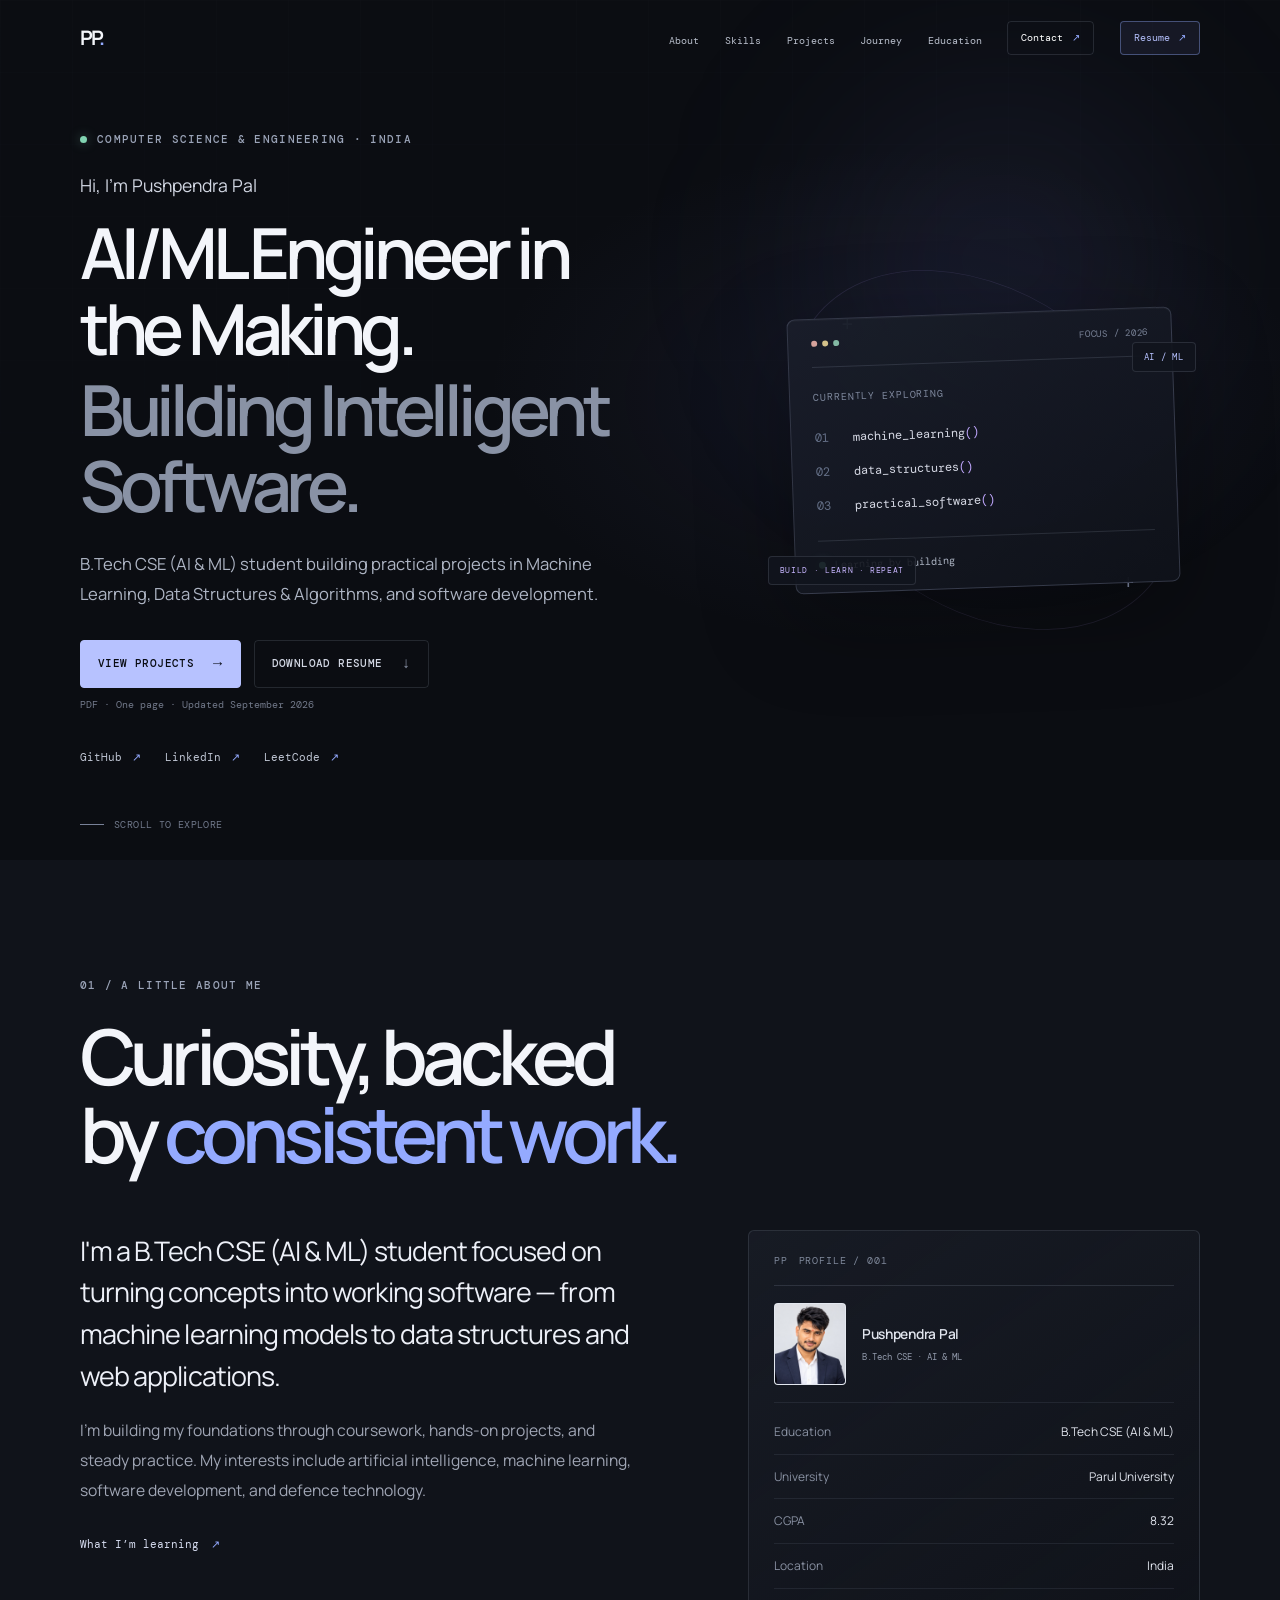
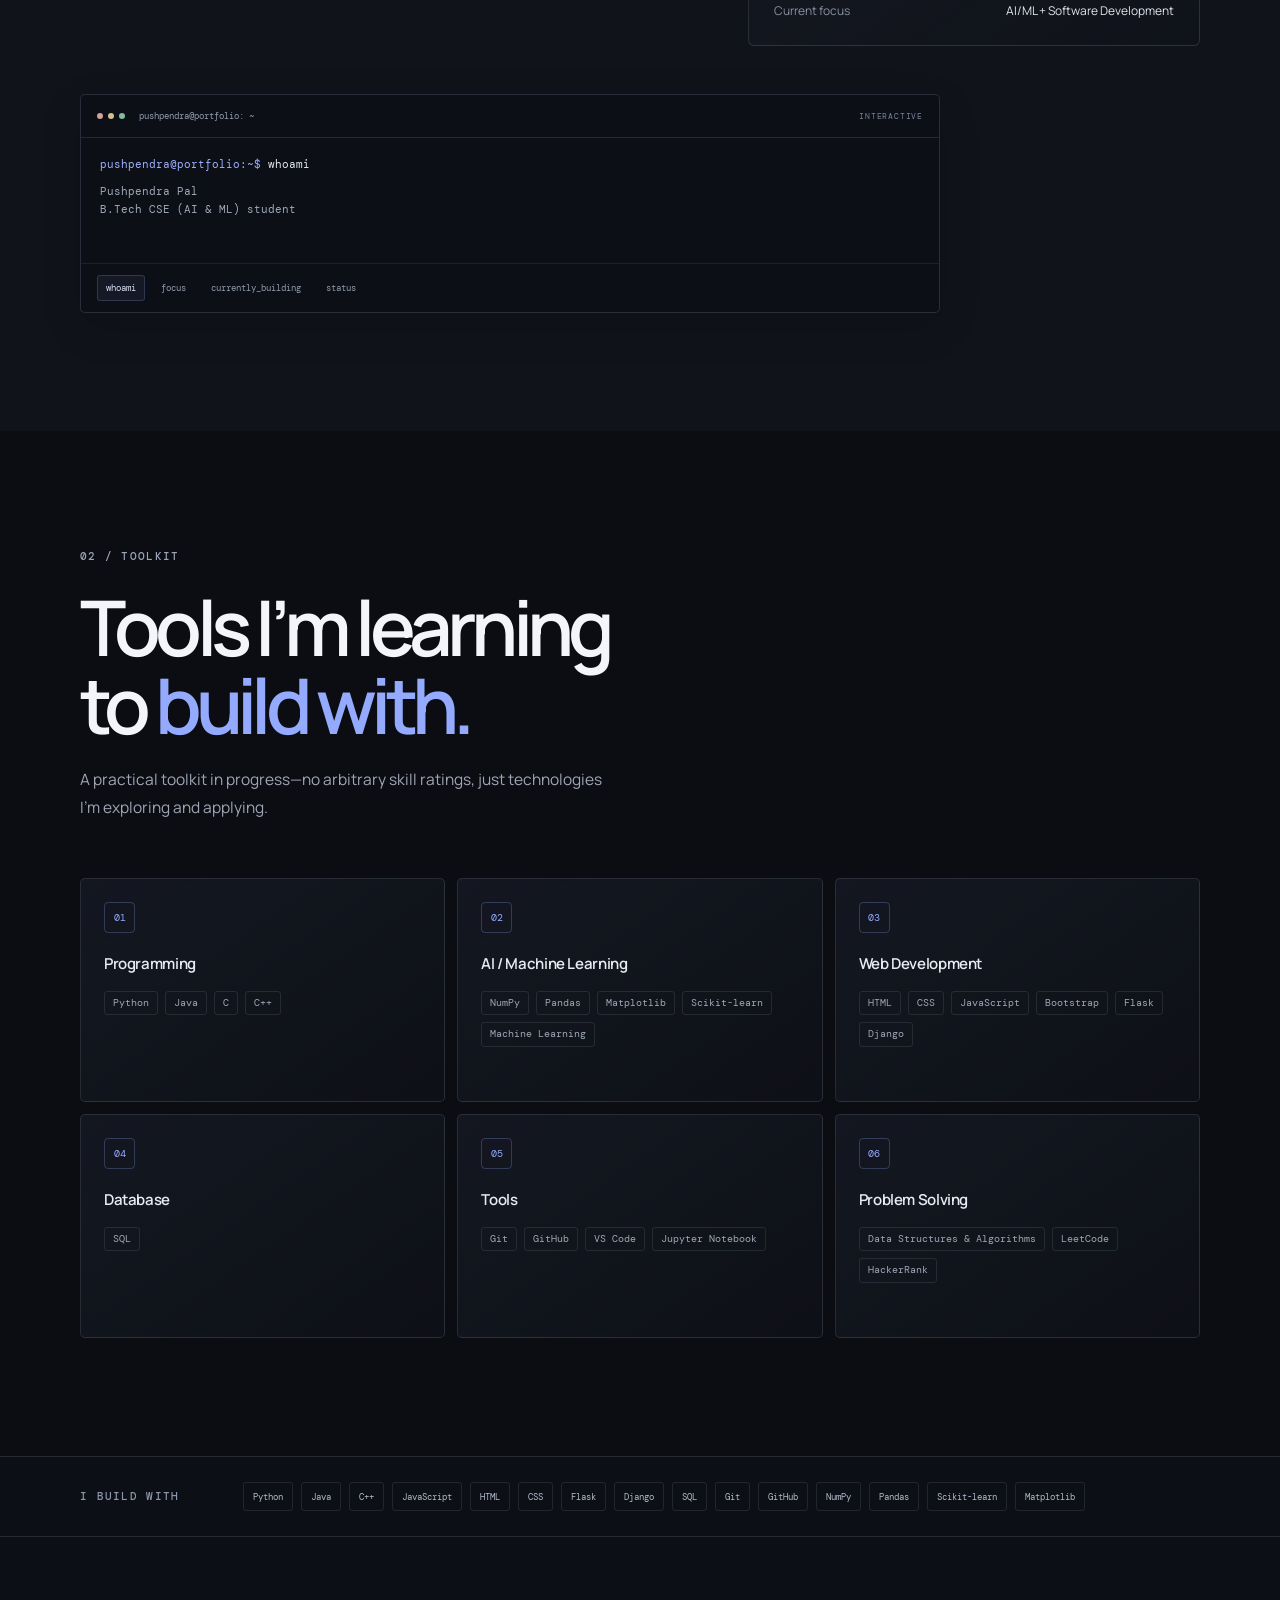
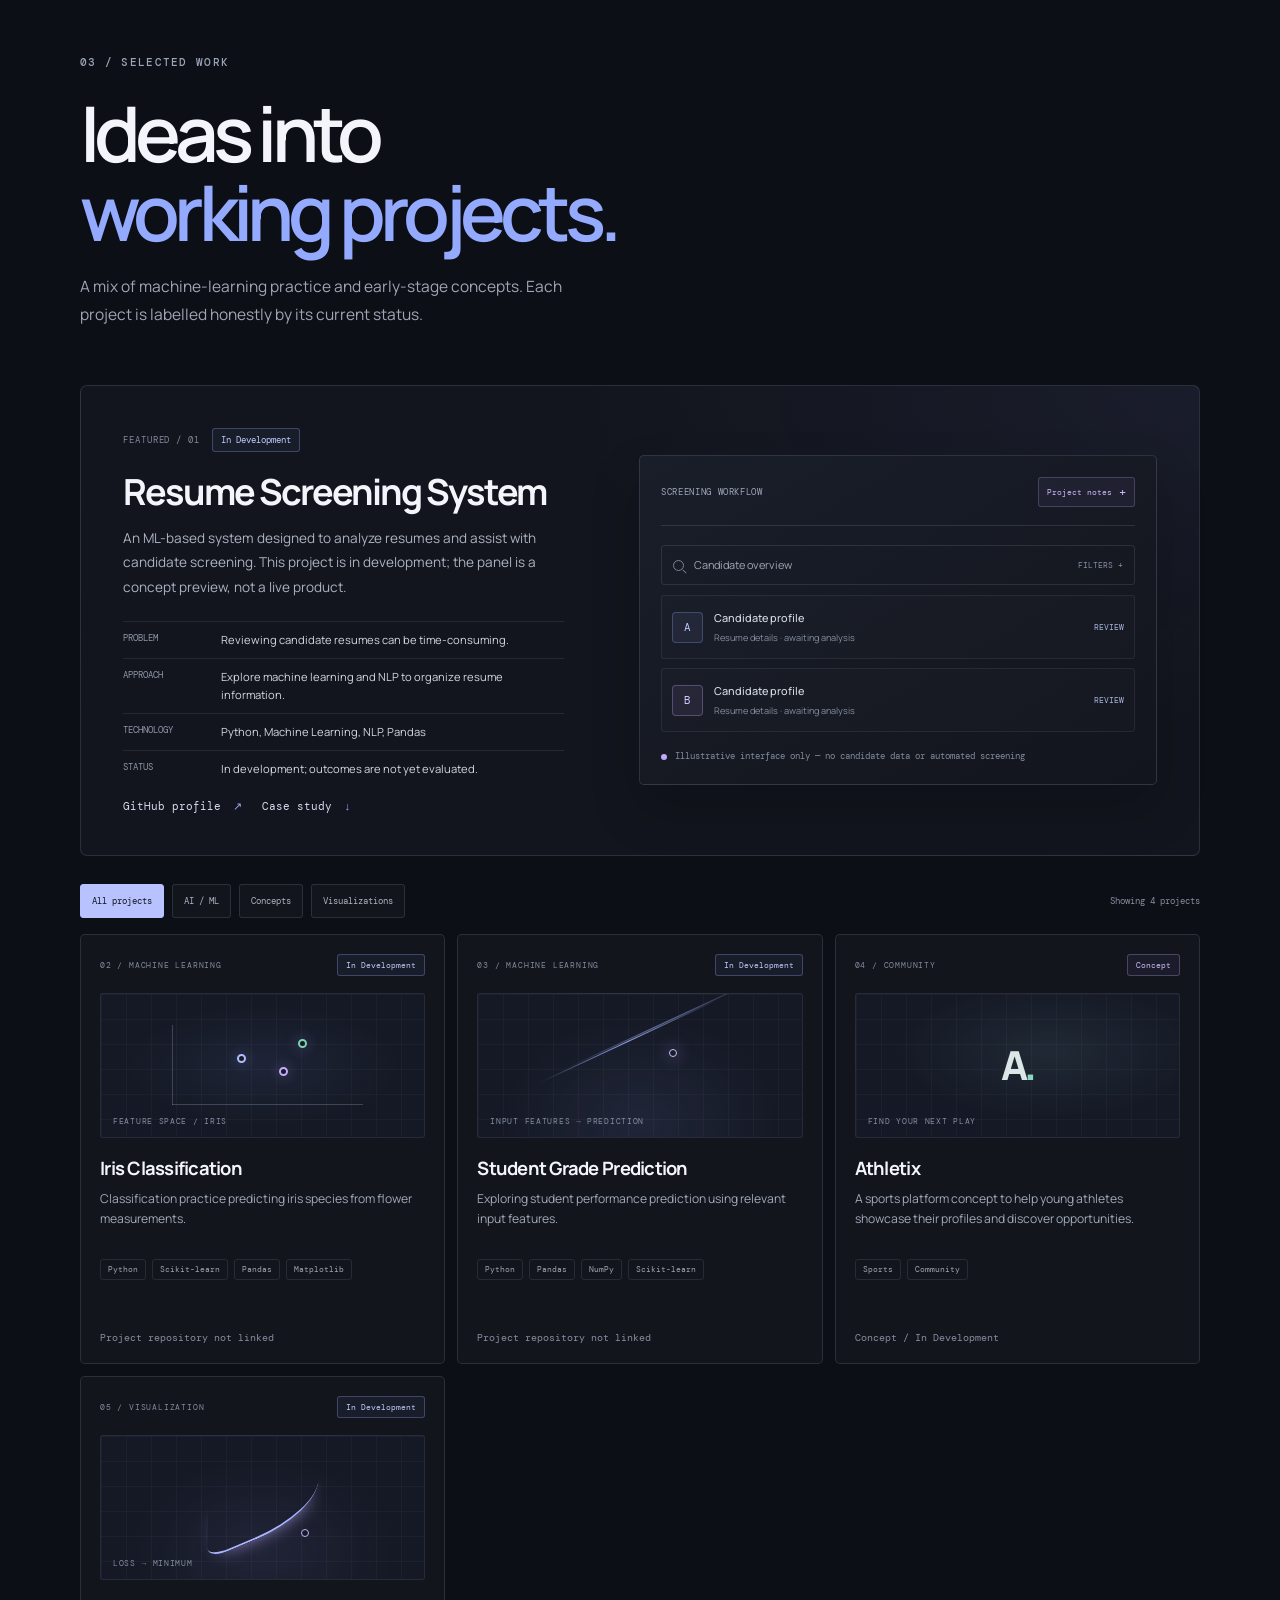
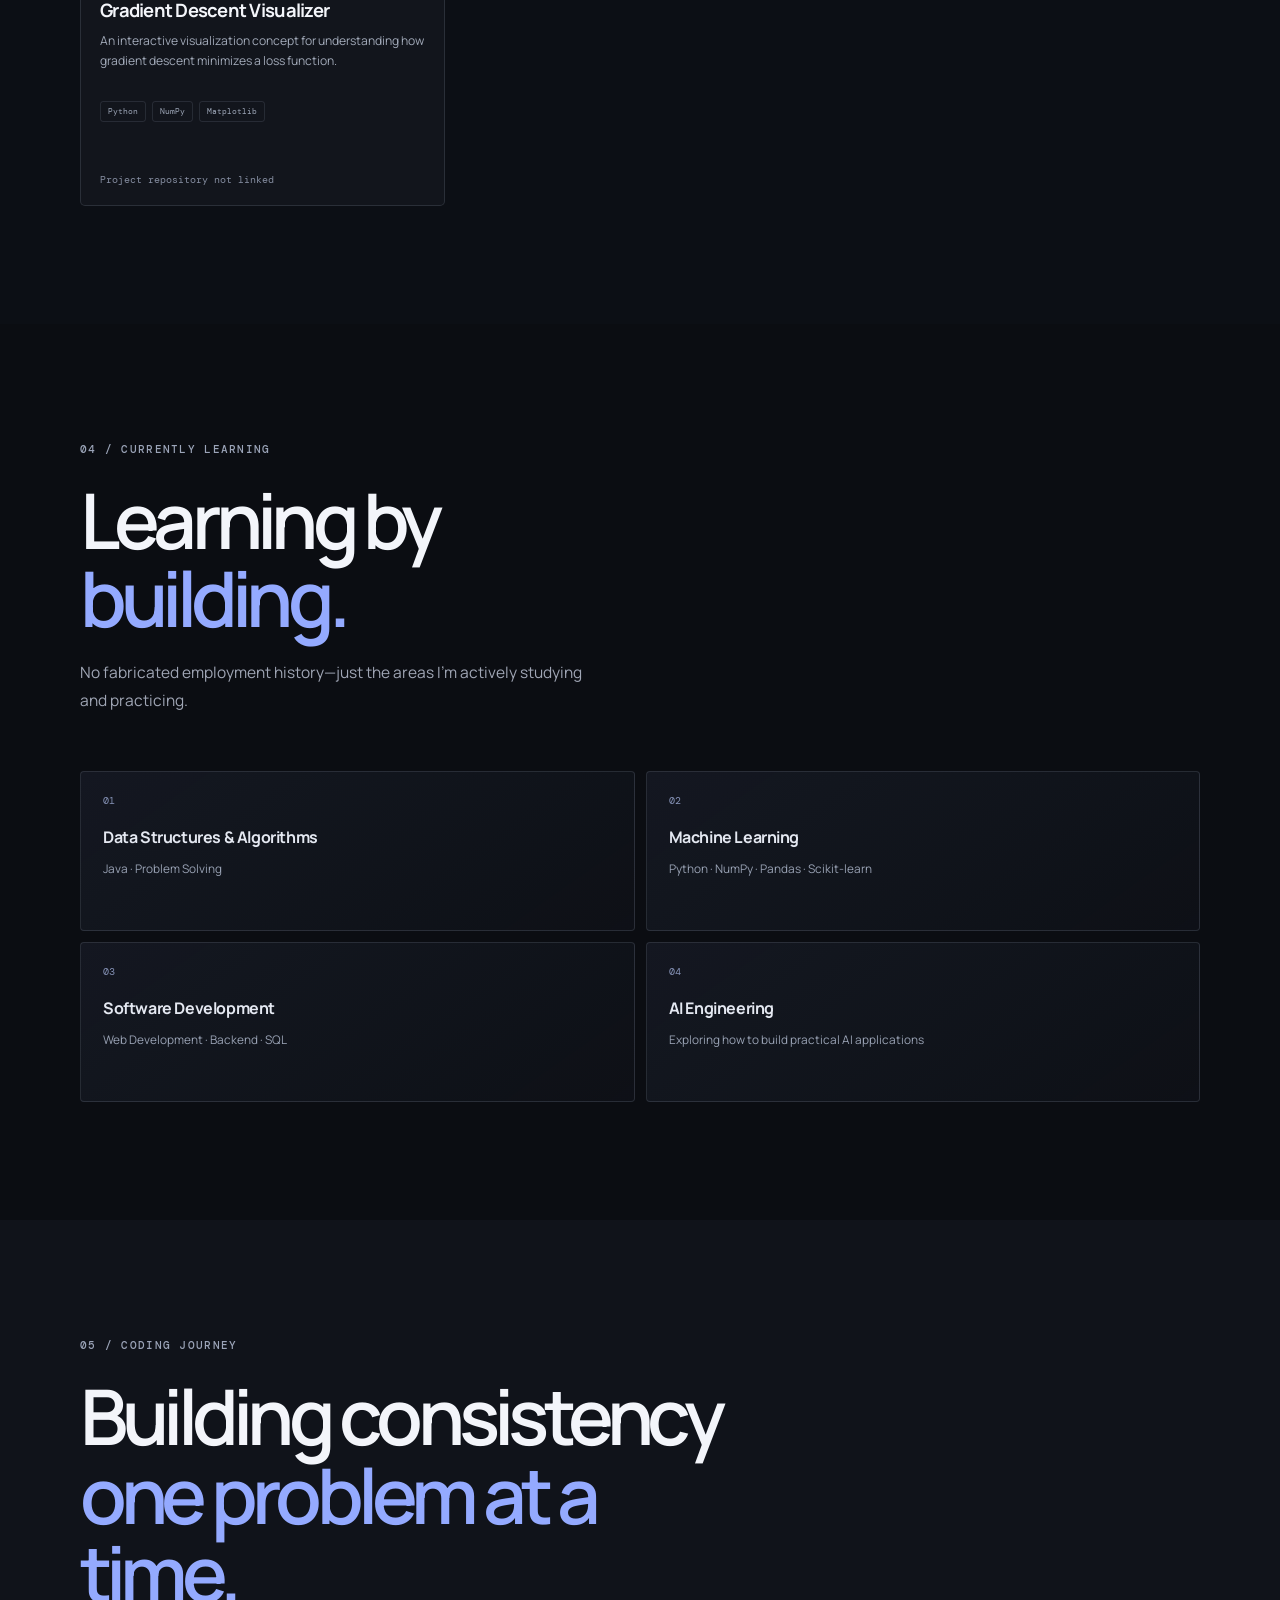
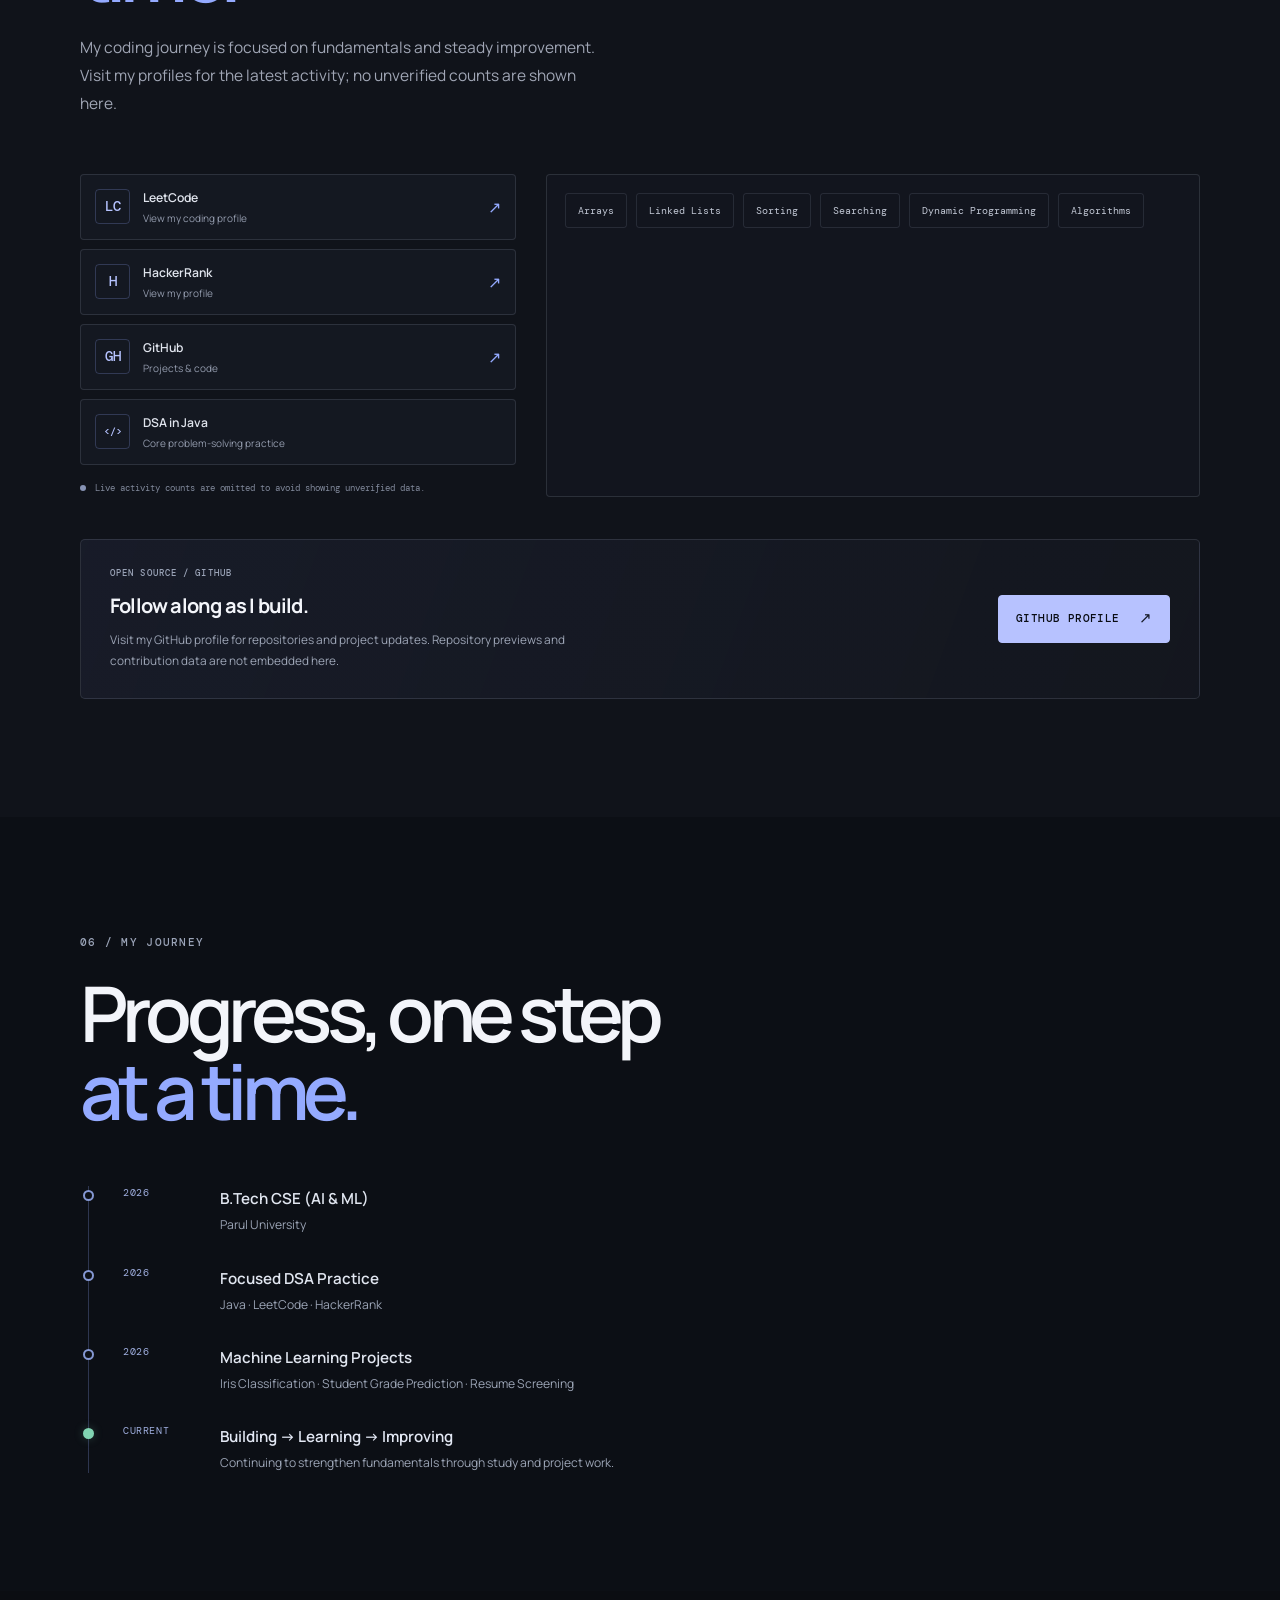
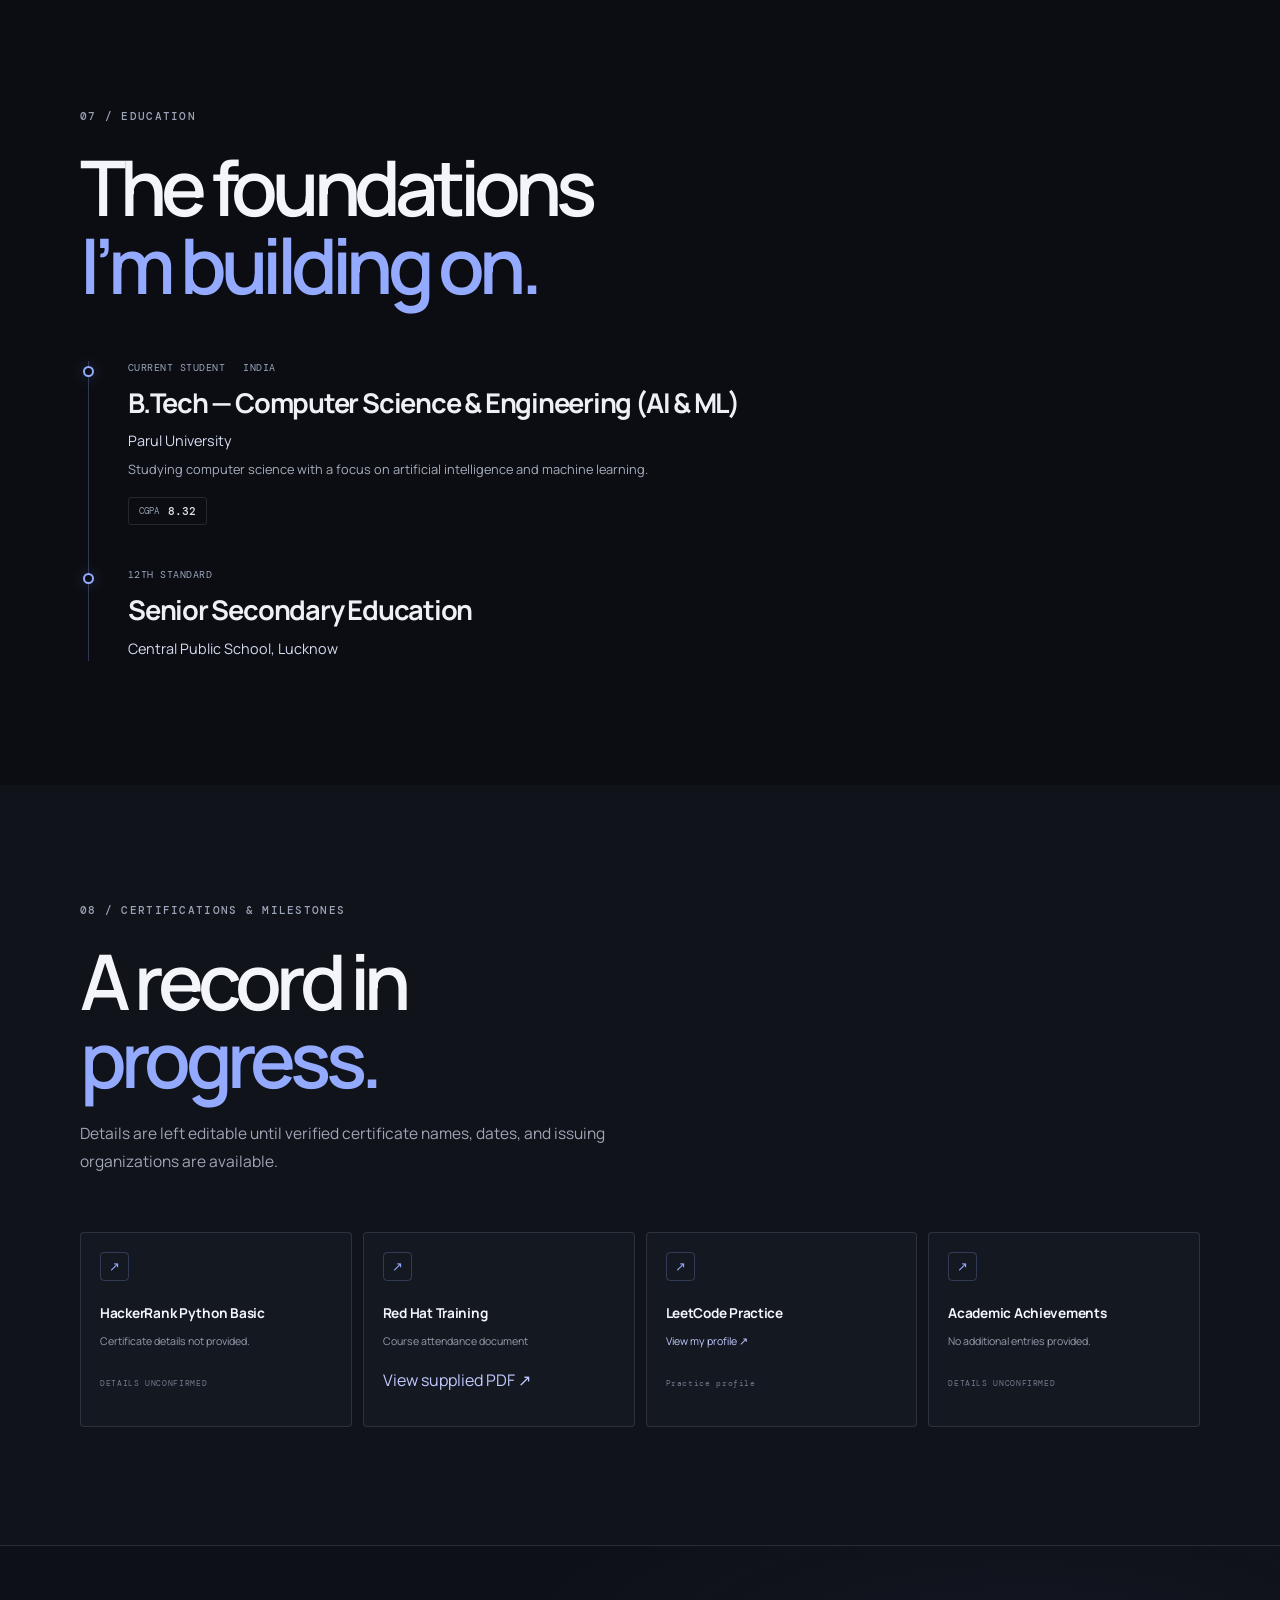
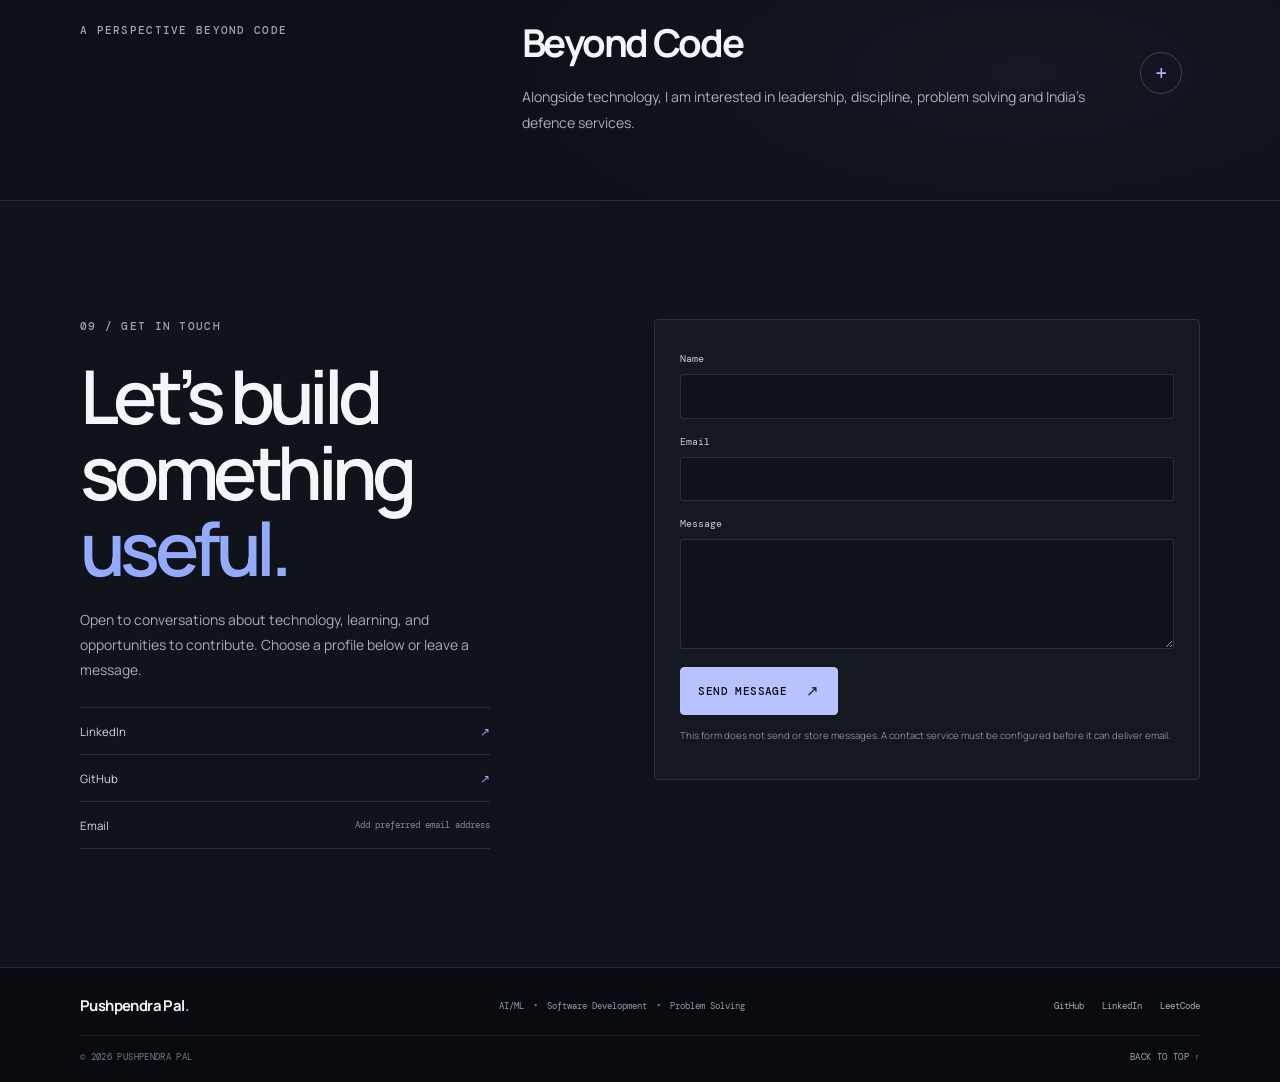
<file: index.html>
<!doctype html>
<html lang="en">
<head>
    <meta charset="utf-8">
    <meta name="viewport" content="width=device-width, initial-scale=1">
    <meta name="theme-color" content="#0b0d12">
    <meta name="description" content="Portfolio of Pushpendra Pal, a Computer Science & Engineering student specializing in AI/ML, software development and data structures & algorithms.">
    <meta property="og:type" content="website">
    <meta property="og:title" content="Pushpendra Pal | AI/ML Developer & Software Engineer">
    <meta property="og:description" content="Computer Science & Engineering student focused on AI/ML, software development and problem solving.">
    <title>Pushpendra Pal | AI/ML Developer &amp; Software Engineer</title>
    <link rel="icon" type="image/svg+xml" href="favicon.svg">
    <link rel="preconnect" href="https://fonts.googleapis.com">
    <link rel="preconnect" href="https://fonts.gstatic.com" crossorigin>
    <link href="https://fonts.googleapis.com/css2?family=DM+Mono:wght@400;500&family=Manrope:wght@400;500;600;700;800&display=swap" rel="stylesheet">
    <link rel="stylesheet" href="style.css">
    <script src="script.js" defer></script>
</head>
<body>
    <a class="skip-link" href="#main">Skip to content</a>
    <header class="site-header">
        <div class="reading-progress" role="progressbar" aria-label="Page reading progress" aria-valuemin="0" aria-valuemax="100" aria-valuenow="0"><span></span></div>
        <nav class="navbar container" id="navbar" aria-label="Main navigation">
            <a class="brand" href="#top" aria-label="Pushpendra Pal, home">PP<span>.</span></a>
            <button class="menu-toggle" type="button" aria-label="Open navigation menu" aria-expanded="false" aria-controls="site-menu">
                <span></span><span></span>
            </button>
            <ul class="nav-links" id="site-menu">
                <li><a href="#about">About</a></li>
                <li><a href="#skills">Skills</a></li>
                <li><a href="#projects">Projects</a></li>
                <li><a href="#journey">Journey</a></li>
                <li><a href="#education">Education</a></li>
                <li><a class="nav-contact" href="#contact">Contact <span aria-hidden="true">↗</span></a></li>
                <li><a class="nav-resume" href="Pushpendra-Pal-Resume.pdf" download>Resume <span aria-hidden="true">↗</span></a></li>
            </ul>
        </nav>
    </header>

    <main id="main">
        <section class="hero section-shell" id="top" aria-labelledby="hero-title">
            <div class="hero-glow" aria-hidden="true"></div>
            <div class="hero-grid container">
                <div class="hero-copy">
                    <p class="eyebrow"><span class="status-dot"></span> Computer Science &amp; Engineering · India</p>
                    <p class="hero-greeting">Hi, I'm Pushpendra Pal</p>
                    <h1 id="hero-title"><span>AI/ML Engineer in the Making.</span><span class="hero-outline">Building Intelligent Software.</span></h1>
                    <p class="hero-summary">B.Tech CSE (AI &amp; ML) student building practical projects in Machine Learning, Data Structures &amp; Algorithms, and software development.</p>
                    <div class="hero-actions">
                        <a class="button button-primary" href="#projects">View projects <span aria-hidden="true">→</span></a>
                        <a class="button button-secondary" href="Pushpendra-Pal-Resume.pdf" download>Download resume <span aria-hidden="true">↓</span></a>
                    </div>
                    <p class="resume-note" id="resume-note">PDF · One page · Updated September 2026</p>
                    <ul class="social-links" aria-label="Social profiles">
                        <li><a href="https://github.com/Pushpu88" target="_blank" rel="noopener noreferrer">GitHub <span aria-hidden="true">↗</span></a></li>
                        <li><a href="https://www.linkedin.com/in/pushpendra-pal-b4748a326" target="_blank" rel="noopener noreferrer">LinkedIn <span aria-hidden="true">↗</span></a></li>
                        <li><a href="https://leetcode.com/u/Pushpendra8840/" target="_blank" rel="noopener noreferrer">LeetCode <span aria-hidden="true">↗</span></a></li>
                    </ul>
                </div>
                <div class="hero-visual" aria-label="A visual snapshot of current areas of focus">
                    <div class="visual-orbit orbit-one" aria-hidden="true"></div>
                    <div class="visual-orbit orbit-two" aria-hidden="true"></div>
                    <div class="focus-card">
                        <div class="focus-card-top"><span class="window-dots" aria-hidden="true"><i></i><i></i><i></i></span><span>FOCUS / 2026</span></div>
                        <div class="focus-card-content">
                            <span class="focus-label">Currently exploring</span>
                            <div class="focus-code"><span>01</span> machine_learning<span class="code-punctuation">()</span></div>
                            <div class="focus-code"><span>02</span> data_structures<span class="code-punctuation">()</span></div>
                            <div class="focus-code"><span>03</span> practical_software<span class="code-punctuation">()</span></div>
                            <div class="focus-divider"></div>
                            <div class="focus-footer"><span class="status-dot"></span> Learning by building</div>
                        </div>
                    </div>
                    <span class="orbit-label orbit-label-one">AI / ML</span>
                    <span class="orbit-label orbit-label-two">BUILD · LEARN · REPEAT</span>
                    <span class="visual-cross cross-one" aria-hidden="true">+</span>
                    <span class="visual-cross cross-two" aria-hidden="true">+</span>
                </div>
            </div>
            <a class="scroll-cue" href="#about"><span></span> Scroll to explore</a>
        </section>

        <section class="section section-light" id="about" aria-labelledby="about-title">
            <div class="container">
                <div class="section-heading reveal">
                    <p class="eyebrow">01 / A little about me</p>
                    <h2 id="about-title">Curiosity, backed<br>by <span class="text-accent">consistent work.</span></h2>
                </div>
                <div class="about-layout">
                    <div class="about-copy reveal">
                        <p class="lead">I'm a B.Tech CSE (AI &amp; ML) student focused on turning concepts into working software — from machine learning models to data structures and web applications.</p>
                        <p>I’m building my foundations through coursework, hands-on projects, and steady practice. My interests include artificial intelligence, machine learning, software development, and defence technology.</p>
                        <a class="inline-link" href="#learning">What I’m learning <span aria-hidden="true">↗</span></a>
                    </div>
                    <aside class="profile-card reveal" aria-label="Profile details">
                        <div class="profile-card-heading"><span class="mini-mark">PP</span><span>PROFILE / 001</span></div>
                        <div class="profile-photo-row">
                            <img class="profile-photo" src="profile-professional.png" alt="Pushpendra Pal in a navy suit" width="768" height="768" loading="lazy">
                            <p><strong>Pushpendra Pal</strong><span>B.Tech CSE · AI &amp; ML</span></p>
                        </div>
                        <dl>
                            <div><dt>Education</dt><dd>B.Tech CSE (AI &amp; ML)</dd></div>
                            <div><dt>University</dt><dd>Parul University</dd></div>
                            <div><dt>CGPA</dt><dd>8.32</dd></div>
                            <div><dt>Location</dt><dd>India</dd></div>
                            <div><dt>Current focus</dt><dd>AI/ML + Software Development</dd></div>
                        </dl>
                    </aside>
                </div>
                <div class="developer-terminal reveal" aria-label="Interactive developer terminal">
                    <div class="terminal-top"><span class="window-dots" aria-hidden="true"><i></i><i></i><i></i></span><span>pushpendra@portfolio: ~</span><span class="terminal-live">INTERACTIVE</span></div>
                    <div class="terminal-body">
                        <p class="terminal-prompt"><span>pushpendra@portfolio:~$</span> <code id="terminal-command">whoami</code></p>
                        <pre id="terminal-output" aria-live="polite" aria-atomic="true">Pushpendra Pal
B.Tech CSE (AI &amp; ML) student</pre>
                    </div>
                    <div class="terminal-controls" role="group" aria-label="Choose a terminal command">
                        <button type="button" class="terminal-command is-active" data-command="whoami" aria-pressed="true">whoami</button>
                        <button type="button" class="terminal-command" data-command="focus" aria-pressed="false">focus</button>
                        <button type="button" class="terminal-command" data-command="currently_building" aria-pressed="false">currently_building</button>
                        <button type="button" class="terminal-command" data-command="status" aria-pressed="false">status</button>
                    </div>
                </div>
            </div>
        </section>

        <section class="section section-dark" id="skills" aria-labelledby="skills-title">
            <div class="container">
                <div class="section-heading reveal">
                    <p class="eyebrow">02 / Toolkit</p>
                    <h2 id="skills-title">Tools I’m learning<br>to <span class="text-accent">build with.</span></h2>
                    <p class="section-intro">A practical toolkit in progress—no arbitrary skill ratings, just technologies I’m exploring and applying.</p>
                </div>
                <div class="skills-grid">
                    <article class="skill-card reveal"><span class="skill-icon" aria-hidden="true">01</span><h3>Programming</h3><ul><li>Python</li><li>Java</li><li>C</li><li>C++</li></ul></article>
                    <article class="skill-card reveal"><span class="skill-icon" aria-hidden="true">02</span><h3>AI / Machine Learning</h3><ul><li>NumPy</li><li>Pandas</li><li>Matplotlib</li><li>Scikit-learn</li><li>Machine Learning</li></ul></article>
                    <article class="skill-card reveal"><span class="skill-icon" aria-hidden="true">03</span><h3>Web Development</h3><ul><li>HTML</li><li>CSS</li><li>JavaScript</li><li>Bootstrap</li><li>Flask</li><li>Django</li></ul></article>
                    <article class="skill-card reveal"><span class="skill-icon" aria-hidden="true">04</span><h3>Database</h3><ul><li>SQL</li></ul></article>
                    <article class="skill-card reveal"><span class="skill-icon" aria-hidden="true">05</span><h3>Tools</h3><ul><li>Git</li><li>GitHub</li><li>VS Code</li><li>Jupyter Notebook</li></ul></article>
                    <article class="skill-card reveal"><span class="skill-icon" aria-hidden="true">06</span><h3>Problem Solving</h3><ul><li>Data Structures &amp; Algorithms</li><li>LeetCode</li><li>HackerRank</li></ul></article>
                </div>
            </div>
        </section>

        <section class="tech-strip" aria-label="Technologies I build with">
            <div class="container tech-strip-content"><p class="eyebrow">I build with</p><div class="tech-strip-items" role="group" aria-label="Filter projects by technology"><button class="tech-filter" type="button" data-tech="python" aria-pressed="false">Python</button><span>Java</span><span>C++</span><span>JavaScript</span><span>HTML</span><span>CSS</span><span>Flask</span><span>Django</span><span>SQL</span><span>Git</span><span>GitHub</span><button class="tech-filter" type="button" data-tech="numpy" aria-pressed="false">NumPy</button><button class="tech-filter" type="button" data-tech="pandas" aria-pressed="false">Pandas</button><button class="tech-filter" type="button" data-tech="scikit-learn" aria-pressed="false">Scikit-learn</button><button class="tech-filter" type="button" data-tech="matplotlib" aria-pressed="false">Matplotlib</button></div></div>
        </section>

        <section class="section section-light projects-section" id="projects" aria-labelledby="projects-title">
            <div class="container">
                <div class="section-heading reveal">
                    <p class="eyebrow">03 / Selected work</p>
                    <h2 id="projects-title">Ideas into<br><span class="text-accent">working projects.</span></h2>
                    <p class="section-intro">A mix of machine-learning practice and early-stage concepts. Each project is labelled honestly by its current status.</p>
                </div>

                <article class="featured-project reveal">
                    <div class="featured-copy">
                        <div class="project-meta"><span class="project-number">FEATURED / 01</span><span class="project-status status-progress">In Development</span></div>
                        <h3>Resume Screening System</h3>
                        <p class="featured-description">An ML-based system designed to analyze resumes and assist with candidate screening. This project is in development; the panel is a concept preview, not a live product.</p>
                        <dl class="project-breakdown">
                            <div><dt>Problem</dt><dd>Reviewing candidate resumes can be time-consuming.</dd></div>
                            <div><dt>Approach</dt><dd>Explore machine learning and NLP to organize resume information.</dd></div>
                            <div><dt>Technology</dt><dd>Python, Machine Learning, NLP, Pandas</dd></div>
                            <div><dt>Status</dt><dd>In development; outcomes are not yet evaluated.</dd></div>
                        </dl>
                        <div class="featured-actions">
                            <a class="inline-link" href="https://github.com/Pushpu88" target="_blank" rel="noopener noreferrer">GitHub profile <span aria-hidden="true">↗</span></a>
                            <button class="inline-link case-study-toggle" type="button" aria-expanded="false" aria-controls="resume-case-study">Case study <span aria-hidden="true">↓</span></button>
                        </div>
                    </div>
                    <div class="resume-preview" aria-label="Non-functional visual preview of a resume screening workflow">
                        <div class="preview-top"><span>SCREENING WORKFLOW</span><button class="preview-toggle" type="button" aria-controls="resume-preview-details" aria-expanded="false">Project notes <span aria-hidden="true">+</span></button></div>
                        <div id="resume-preview-workflow">
                            <div class="preview-search"><span class="search-glyph" aria-hidden="true"></span> Candidate overview <span class="preview-filter">FILTERS +</span></div>
                            <div class="candidate-row"><span class="candidate-avatar">A</span><span class="candidate-info"><strong>Candidate profile</strong><small>Resume details · awaiting analysis</small></span><span class="candidate-state">REVIEW</span></div>
                            <div class="candidate-row"><span class="candidate-avatar avatar-purple">B</span><span class="candidate-info"><strong>Candidate profile</strong><small>Resume details · awaiting analysis</small></span><span class="candidate-state">REVIEW</span></div>
                            <div class="preview-note"><span class="status-dot"></span> Illustrative interface only — no candidate data or automated screening</div>
                        </div>
                        <div class="preview-details" id="resume-preview-details" hidden>
                            <p><strong>Concept preview</strong></p>
                            <p>A visual placeholder for a possible resume-review workflow. It does not process resumes or evaluate candidates.</p>
                            <p class="preview-note">Project status: In Development · No demo or results available.</p>
                        </div>
                    </div>
                </article>
                <div class="case-study-panel" id="resume-case-study" tabindex="-1" hidden>
                    <p class="eyebrow">Resume Screening System / Scope</p>
                    <p>The current project direction is to explore extracting resume content, organizing relevant skills, and presenting information for human review. This is an assistive concept in development—not an automated hiring decision system.</p>
                    <p class="case-study-note">No repository, live demo, dataset, or model performance results are currently linked.</p>
                </div>

                <div class="project-filters" role="group" aria-label="Filter projects">
                    <button class="project-filter is-active" type="button" data-filter="all" aria-pressed="true">All projects</button>
                    <button class="project-filter" type="button" data-filter="ai-ml" aria-pressed="false">AI / ML</button>
                    <button class="project-filter" type="button" data-filter="concept" aria-pressed="false">Concepts</button>
                    <button class="project-filter" type="button" data-filter="visualization" aria-pressed="false">Visualizations</button>
                    <span class="project-count" id="project-count" aria-live="polite">Showing 5 projects</span>
                </div>
                <div class="project-grid" id="project-grid">
                    <article class="project-card reveal" data-category="ai-ml" data-tech="python scikit-learn pandas matplotlib">
                        <div class="project-card-top"><span class="project-number">02 / MACHINE LEARNING</span><span class="project-status status-progress">In Development</span></div>
                        <div class="project-art art-iris" aria-hidden="true"><span class="iris-point point-one"></span><span class="iris-point point-two"></span><span class="iris-point point-three"></span><span class="art-axis"></span><span class="art-axis art-axis-y"></span><span class="art-caption">FEATURE SPACE / IRIS</span></div>
                        <h3>Iris Classification</h3><p>Classification practice predicting iris species from flower measurements.</p>
                        <div class="tech-tags"><span>Python</span><span>Scikit-learn</span><span>Pandas</span><span>Matplotlib</span></div>
                        <span class="card-link card-link-muted">Project repository not linked</span>
                    </article>
                    <article class="project-card reveal" data-category="ai-ml" data-tech="python pandas numpy scikit-learn">
                        <div class="project-card-top"><span class="project-number">03 / MACHINE LEARNING</span><span class="project-status status-progress">In Development</span></div>
                        <div class="project-art art-grade" aria-hidden="true"><span class="grade-line line-one"></span><span class="grade-line line-two"></span><span class="grade-line line-three"></span><span class="grade-point"></span><span class="art-caption">INPUT FEATURES → PREDICTION</span></div>
                        <h3>Student Grade Prediction</h3><p>Exploring student performance prediction using relevant input features.</p>
                        <div class="tech-tags"><span>Python</span><span>Pandas</span><span>NumPy</span><span>Scikit-learn</span></div>
                        <span class="card-link card-link-muted">Project repository not linked</span>
                    </article>
                    <article class="project-card reveal" data-category="concept" data-tech="sports community">
                        <div class="project-card-top"><span class="project-number">04 / COMMUNITY</span><span class="project-status status-concept">Concept</span></div>
                        <div class="project-art art-athletix" aria-hidden="true"><span class="athletix-mark">A<span>.</span></span><span class="art-caption">FIND YOUR NEXT PLAY</span></div>
                        <h3>Athletix</h3><p>A sports platform concept to help young athletes showcase their profiles and discover opportunities.</p>
                        <div class="tech-tags"><span>Sports</span><span>Community</span></div>
                        <span class="card-link card-link-muted">Concept / In Development</span>
                    </article>
                    <article class="project-card reveal" data-category="visualization" data-tech="python numpy matplotlib">
                        <div class="project-card-top"><span class="project-number">05 / VISUALIZATION</span><span class="project-status status-progress">In Development</span></div>
                        <div class="project-art art-gradient" aria-hidden="true"><span class="gradient-path"></span><span class="gradient-point"></span><span class="art-caption">LOSS → MINIMUM</span></div>
                        <h3>Gradient Descent Visualizer</h3><p>An interactive visualization concept for understanding how gradient descent minimizes a loss function.</p>
                        <div class="tech-tags"><span>Python</span><span>NumPy</span><span>Matplotlib</span></div>
                        <span class="card-link card-link-muted">Project repository not linked</span>
                    </article>
                </div>
            </div>
        </section>

        <section class="section section-dark" id="learning" aria-labelledby="learning-title">
            <div class="container">
                <div class="section-heading reveal">
                    <p class="eyebrow">04 / Currently learning</p>
                    <h2 id="learning-title">Learning by<br><span class="text-accent">building.</span></h2>
                    <p class="section-intro">No fabricated employment history—just the areas I’m actively studying and practicing.</p>
                </div>
                <div class="learning-grid">
                    <article class="learning-card reveal"><span class="learning-index">01</span><h3>Data Structures &amp; Algorithms</h3><p>Java · Problem Solving</p></article>
                    <article class="learning-card reveal"><span class="learning-index">02</span><h3>Machine Learning</h3><p>Python · NumPy · Pandas · Scikit-learn</p></article>
                    <article class="learning-card reveal"><span class="learning-index">03</span><h3>Software Development</h3><p>Web Development · Backend · SQL</p></article>
                    <article class="learning-card reveal"><span class="learning-index">04</span><h3>AI Engineering</h3><p>Exploring how to build practical AI applications</p></article>
                </div>
            </div>
        </section>

        <section class="section section-light coding-section" id="coding" aria-labelledby="coding-title">
            <div class="container">
                <div class="section-heading reveal">
                    <p class="eyebrow">05 / Coding journey</p>
                    <h2 id="coding-title">Building consistency<br><span class="text-accent">one problem at a time.</span></h2>
                    <p class="section-intro">My coding journey is focused on fundamentals and steady improvement. Visit my profiles for the latest activity; no unverified counts are shown here.</p>
                </div>
                <div class="coding-layout">
                    <div class="coding-platforms reveal">
                        <a class="platform-card" href="https://leetcode.com/u/Pushpendra8840/" target="_blank" rel="noopener noreferrer"><span class="platform-mark">LC</span><span><strong>LeetCode</strong><small>View my coding profile</small></span><span class="platform-arrow" aria-hidden="true">↗</span></a>
                        <a class="platform-card" href="https://www.hackerrank.com/profile/boyarmy8840" target="_blank" rel="noopener noreferrer"><span class="platform-mark">H</span><span><strong>HackerRank</strong><small>View my profile</small></span><span class="platform-arrow" aria-hidden="true">↗</span></a>
                        <a class="platform-card" href="https://github.com/Pushpu88" target="_blank" rel="noopener noreferrer"><span class="platform-mark">GH</span><span><strong>GitHub</strong><small>Projects &amp; code</small></span><span class="platform-arrow" aria-hidden="true">↗</span></a>
                        <div class="platform-card platform-card-static"><span class="platform-mark platform-mark-code">&lt;/&gt;</span><span><strong>DSA in Java</strong><small>Core problem-solving practice</small></span></div>
                        <div class="activity-note"><span class="status-dot"></span> Live activity counts are omitted to avoid showing unverified data.</div>
                    </div>
                    <div class="topic-list reveal" aria-label="Problem-solving topics">
                        <span>Arrays</span><span>Linked Lists</span><span>Sorting</span><span>Searching</span><span>Dynamic Programming</span><span>Algorithms</span>
                    </div>
                </div>
                <div class="github-callout reveal">
                    <div><p class="eyebrow">OPEN SOURCE / GITHUB</p><h3>Follow along as I build.</h3><p>Visit my GitHub profile for repositories and project updates. Repository previews and contribution data are not embedded here.</p></div>
                    <a class="button button-primary" href="https://github.com/Pushpu88" target="_blank" rel="noopener noreferrer">GitHub profile <span aria-hidden="true">↗</span></a>
                </div>
            </div>
        </section>

        <section class="section section-dark journey-section" id="journey" aria-labelledby="journey-title">
            <div class="container">
                <div class="section-heading reveal">
                    <p class="eyebrow">06 / My journey</p>
                    <h2 id="journey-title">Progress, one step<br><span class="text-accent">at a time.</span></h2>
                </div>
                <div class="journey-timeline">
                    <article class="journey-entry reveal"><span class="journey-marker" aria-hidden="true"></span><span class="journey-year">2026</span><div><h3>B.Tech CSE (AI &amp; ML)</h3><p>Parul University</p></div></article>
                    <article class="journey-entry reveal"><span class="journey-marker" aria-hidden="true"></span><span class="journey-year">2026</span><div><h3>Focused DSA Practice</h3><p>Java · LeetCode · HackerRank</p></div></article>
                    <article class="journey-entry reveal"><span class="journey-marker" aria-hidden="true"></span><span class="journey-year">2026</span><div><h3>Machine Learning Projects</h3><p>Iris Classification · Student Grade Prediction · Resume Screening</p></div></article>
                    <article class="journey-entry journey-current reveal"><span class="journey-marker" aria-hidden="true"></span><span class="journey-year">CURRENT</span><div><h3>Building → Learning → Improving</h3><p>Continuing to strengthen fundamentals through study and project work.</p></div></article>
                </div>
            </div>
        </section>

        <section class="section section-dark" id="education" aria-labelledby="education-title">
            <div class="container">
                <div class="section-heading reveal">
                    <p class="eyebrow">07 / Education</p>
                    <h2 id="education-title">The foundations<br><span class="text-accent">I’m building on.</span></h2>
                </div>
                <div class="education-timeline">
                    <article class="education-entry reveal"><span class="timeline-marker" aria-hidden="true"></span><div class="education-entry-meta"><span>Current student</span><span>India</span></div><h3>B.Tech — Computer Science &amp; Engineering (AI &amp; ML)</h3><p class="education-place">Parul University</p><p>Studying computer science with a focus on artificial intelligence and machine learning.</p><span class="education-score">CGPA <strong>8.32</strong></span></article>
                    <article class="education-entry reveal"><span class="timeline-marker" aria-hidden="true"></span><div class="education-entry-meta"><span>12th Standard</span></div><h3>Senior Secondary Education</h3><p class="education-place">Central Public School, Lucknow</p></article>
                </div>
            </div>
        </section>

        <section class="section section-light" id="achievements" aria-labelledby="achievements-title">
            <div class="container">
                <div class="section-heading reveal">
                    <p class="eyebrow">08 / Certifications &amp; milestones</p>
                    <h2 id="achievements-title">A record in<br><span class="text-accent">progress.</span></h2>
                    <p class="section-intro">Details are left editable until verified certificate names, dates, and issuing organizations are available.</p>
                </div>
                <div class="credential-grid">
                    <article class="credential-card reveal"><span class="credential-icon" aria-hidden="true">↗</span><h3>HackerRank Python Basic</h3><p>Certificate details not provided.</p><span class="editable-label">DETAILS UNCONFIRMED</span></article>
                    <article class="credential-card reveal"><span class="credential-icon" aria-hidden="true">↗</span><h3>Red Hat Training</h3><p>Course attendance document</p><a class="credential-link" href="redhat-course-attendance.pdf" target="_blank" rel="noopener noreferrer">View supplied PDF ↗</a></article>
                    <article class="credential-card reveal"><span class="credential-icon" aria-hidden="true">↗</span><h3>LeetCode Practice</h3><p><a class="credential-link" href="https://leetcode.com/u/Pushpendra8840/" target="_blank" rel="noopener noreferrer">View my profile ↗</a></p><span class="editable-label">Practice profile</span></article>
                    <article class="credential-card reveal"><span class="credential-icon" aria-hidden="true">↗</span><h3>Academic Achievements</h3><p>No additional entries provided.</p><span class="editable-label">DETAILS UNCONFIRMED</span></article>
                </div>
            </div>
        </section>

        <section class="beyond-section" id="beyond" aria-labelledby="beyond-title">
            <div class="container beyond-layout reveal">
                <p class="eyebrow">A perspective beyond code</p>
                <div><h2 id="beyond-title">Beyond Code</h2><p>Alongside technology, I am interested in leadership, discipline, problem solving and India's defence services.</p></div>
                <span class="beyond-mark" aria-hidden="true">+</span>
            </div>
        </section>

        <section class="section section-light contact-section" id="contact" aria-labelledby="contact-title">
            <div class="container contact-layout">
                <div class="contact-copy reveal">
                    <p class="eyebrow">09 / Get in touch</p>
                    <h2 id="contact-title">Let’s build<br>something <span class="text-accent">useful.</span></h2>
                    <p>Open to conversations about technology, learning, and opportunities to contribute. Choose a profile below or leave a message.</p>
                    <div class="contact-links">
                        <a href="https://www.linkedin.com/in/pushpendra-pal-b4748a326" target="_blank" rel="noopener noreferrer"><span>LinkedIn</span><span aria-hidden="true">↗</span></a>
                        <a href="https://github.com/Pushpu88" target="_blank" rel="noopener noreferrer"><span>GitHub</span><span aria-hidden="true">↗</span></a>
                        <span class="contact-placeholder"><span>Email</span><span>Add preferred email address</span></span>
                    </div>
                </div>
                <form class="contact-form reveal" id="contact-form">
                    <label for="name">Name</label>
                    <input id="name" name="name" type="text" autocomplete="name" required minlength="2" maxlength="80">
                    <label for="email">Email</label>
                    <input id="email" name="email" type="email" autocomplete="email" required maxlength="254">
                    <label for="message">Message</label>
                    <textarea id="message" name="message" rows="4" required minlength="10" maxlength="2000"></textarea>
                    <button class="button button-primary" type="submit">Send message <span aria-hidden="true">↗</span></button>
                    <p class="form-note">This form does not send or store messages. A contact service must be configured before it can deliver email.</p>
                    <p class="form-status" id="form-status" aria-live="polite" role="status"></p>
                </form>
            </div>
        </section>
    </main>

    <footer class="site-footer">
        <div class="container footer-main">
            <a class="brand footer-brand" href="#top">Pushpendra Pal<span>.</span></a>
            <p>AI/ML <span>•</span> Software Development <span>•</span> Problem Solving</p>
            <ul aria-label="Footer links">
                <li><a href="https://github.com/Pushpu88" target="_blank" rel="noopener noreferrer">GitHub</a></li>
                <li><a href="https://www.linkedin.com/in/pushpendra-pal-b4748a326" target="_blank" rel="noopener noreferrer">LinkedIn</a></li>
                <li><a href="https://leetcode.com/u/Pushpendra8840/" target="_blank" rel="noopener noreferrer">LeetCode</a></li>
            </ul>
        </div>
        <div class="container footer-bottom"><span>© <span id="year">2026</span> Pushpendra Pal</span><a href="#top">Back to top ↑</a></div>
    </footer>
    <a class="back-to-top" href="#top" aria-label="Back to top" title="Back to top">↑</a>
</body>
</html>
</file>
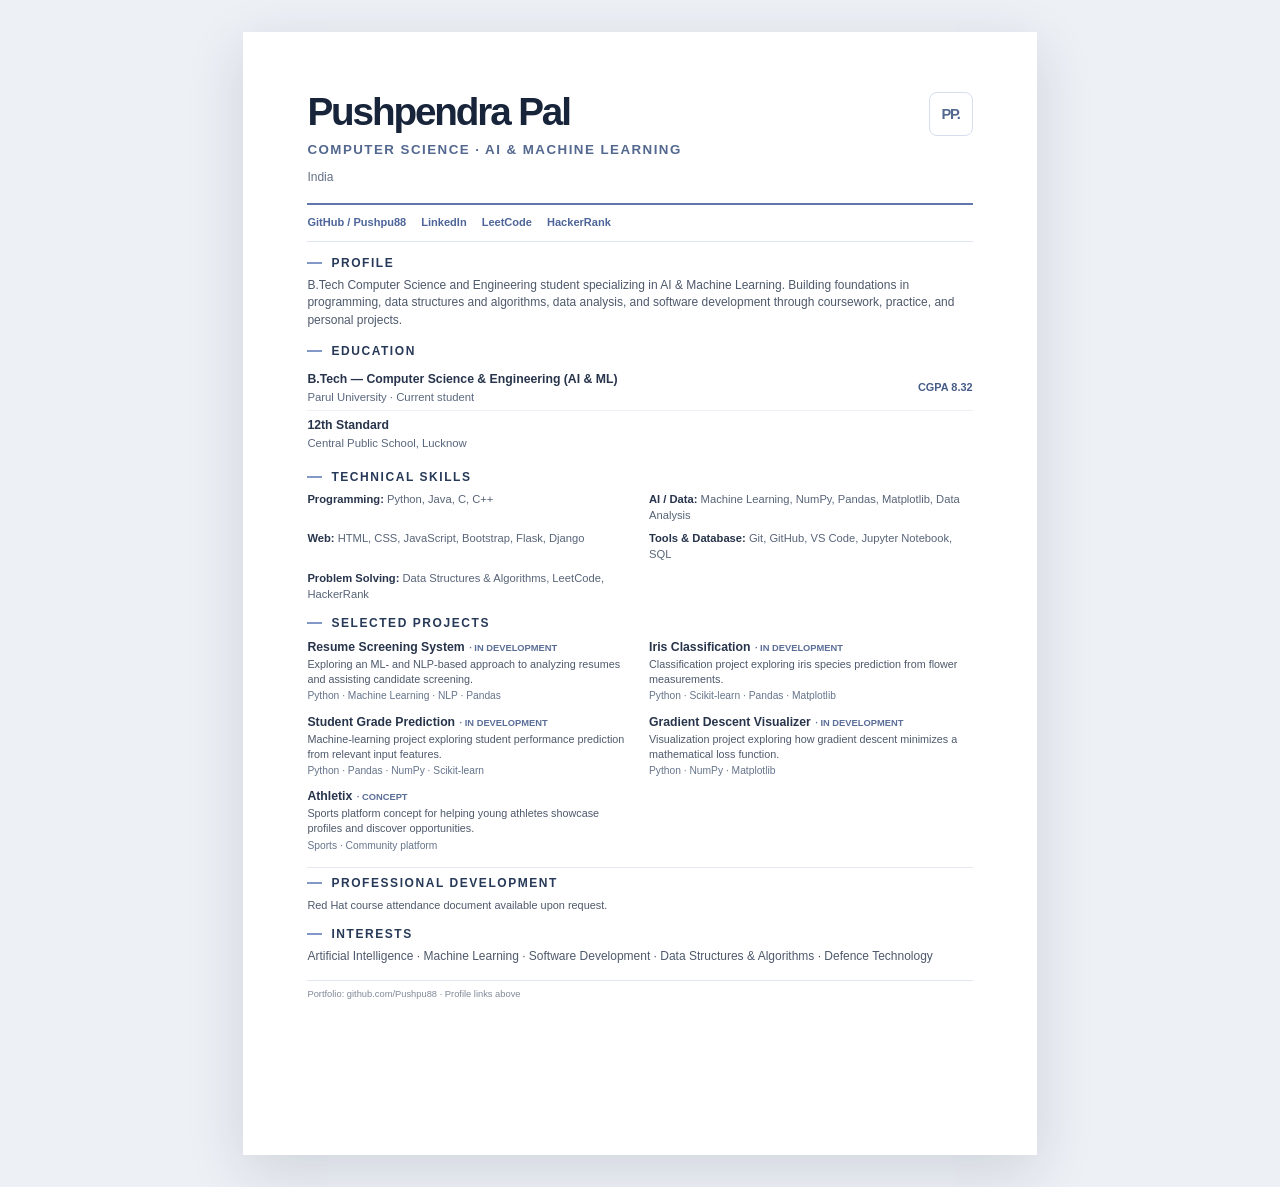
<file: resume.html>
<!doctype html>
<html lang="en">
<head>
    <meta charset="utf-8">
    <meta name="viewport" content="width=device-width, initial-scale=1">
    <meta name="description" content="Resume of Pushpendra Pal, B.Tech Computer Science and Engineering student specializing in AI and Machine Learning.">
    <title>Pushpendra Pal — Resume</title>
    <style>
        :root { color: #202a3a; background: #edf0f5; font-family: Arial, Helvetica, sans-serif; font-synthesis: none; }
        * { box-sizing: border-box; }
        body { margin: 0; padding: 32px 14px; }
        .resume { width: min(210mm, 100%); min-height: 297mm; margin: 0 auto; padding: 16mm 17mm 14mm; background: #fff; box-shadow: 0 16px 55px rgba(31, 45, 70, .14); }
        .header { display: flex; justify-content: space-between; align-items: flex-start; gap: 20px; padding-bottom: 16px; border-bottom: 2px solid #6076ac; }
        h1 { margin: 0; color: #17243a; font-size: 29pt; line-height: 1.05; letter-spacing: -.055em; }
        .role { margin: 7px 0 0; color: #53688f; font-size: 10pt; font-weight: 700; letter-spacing: .11em; text-transform: uppercase; }
        .location { margin-top: 9px; color: #647086; font-size: 9pt; }
        .mark { display: grid; width: 44px; height: 44px; flex: 0 0 44px; place-items: center; border: 1px solid #d6deee; border-radius: 8px; color: #53688f; font-size: 11pt; font-weight: 700; letter-spacing: -.08em; }
        .profiles { display: flex; flex-wrap: wrap; gap: 7px 15px; padding: 11px 0 13px; border-bottom: 1px solid #e1e5ed; }
        a { color: #4d6599; text-decoration: none; }
        .profiles a { font-size: 8.3pt; font-weight: 600; }
        section { margin-top: 14px; }
        h2 { display: flex; align-items: center; gap: 9px; margin: 0 0 7px; color: #273958; font-size: 9pt; letter-spacing: .13em; text-transform: uppercase; }
        h2::before { width: 15px; height: 2px; content: ""; background: #8298c6; }
        p { margin: 0; color: #4e596c; font-size: 9pt; line-height: 1.48; }
        .education-item { display: grid; grid-template-columns: 1fr auto; gap: 5px 15px; padding: 7px 0; border-bottom: 1px solid #edf0f4; }
        .education-item:last-child { border: 0; }
        .education-item strong, .project strong { color: #27344b; font-size: 9.2pt; }
        .education-item .institution { grid-column: 1; color: #59677e; font-size: 8.5pt; }
        .education-item .result { grid-column: 2; grid-row: 1 / span 2; align-self: center; color: #465c88; font-size: 8.2pt; font-weight: 700; text-align: right; }
        .skills { display: grid; grid-template-columns: 1fr 1fr; gap: 7px 18px; }
        .skill-group { color: #586478; font-size: 8.4pt; line-height: 1.45; }
        .skill-group strong { color: #27344b; }
        .projects { display: grid; grid-template-columns: 1fr 1fr; gap: 8px 18px; }
        .project { break-inside: avoid; }
        .project p { margin-top: 2px; font-size: 8.1pt; line-height: 1.4; }
        .project .stack { color: #66748b; font-size: 7.7pt; }
        .project .status { color: #5b6e98; font-size: 7pt; font-weight: 700; text-transform: uppercase; }
        .development { padding-top: 8px; border-top: 1px solid #e5e8ee; }
        .development p { font-size: 8.2pt; }
        .footer { margin-top: 14px; padding-top: 8px; border-top: 1px solid #e1e5ed; color: #808a9a; font-size: 7pt; }
        @media (max-width: 580px) {
            body { padding: 0; background: #fff; }
            .resume { min-height: 100vh; padding: 28px 23px; box-shadow: none; }
            .skills, .projects { grid-template-columns: 1fr; }
            h1 { font-size: 25pt; }
        }
        @page { size: A4; margin: 0; }
        @media print {
            :root { background: #fff; }
            body { padding: 0; background: #fff; print-color-adjust: exact; -webkit-print-color-adjust: exact; }
            .resume { width: 210mm; height: 297mm; min-height: 0; margin: 0; padding: 14mm 16mm 12mm; box-shadow: none; overflow: hidden; }
            a { color: #4d6599; }
        }
    </style>
</head>
<body>
    <main class="resume">
        <header class="header">
            <div>
                <h1>Pushpendra Pal</h1>
                <p class="role">Computer Science · AI &amp; Machine Learning</p>
                <p class="location">India</p>
            </div>
            <div class="mark" aria-hidden="true">PP.</div>
        </header>

        <nav class="profiles" aria-label="Professional profiles">
            <a href="https://github.com/Pushpu88">GitHub / Pushpu88</a>
            <a href="https://www.linkedin.com/in/pushpendra-pal-b4748a326">LinkedIn</a>
            <a href="https://leetcode.com/u/Pushpendra8840/">LeetCode</a>
            <a href="https://www.hackerrank.com/profile/boyarmy8840">HackerRank</a>
        </nav>

        <section>
            <h2>Profile</h2>
            <p>B.Tech Computer Science and Engineering student specializing in AI &amp; Machine Learning. Building foundations in programming, data structures and algorithms, data analysis, and software development through coursework, practice, and personal projects.</p>
        </section>

        <section>
            <h2>Education</h2>
            <div class="education-item">
                <strong>B.Tech — Computer Science &amp; Engineering (AI &amp; ML)</strong>
                <span class="result">CGPA 8.32</span>
                <span class="institution">Parul University · Current student</span>
            </div>
            <div class="education-item">
                <strong>12th Standard</strong>
                <span class="institution">Central Public School, Lucknow</span>
            </div>
        </section>

        <section>
            <h2>Technical Skills</h2>
            <div class="skills">
                <p class="skill-group"><strong>Programming:</strong> Python, Java, C, C++</p>
                <p class="skill-group"><strong>AI / Data:</strong> Machine Learning, NumPy, Pandas, Matplotlib, Data Analysis</p>
                <p class="skill-group"><strong>Web:</strong> HTML, CSS, JavaScript, Bootstrap, Flask, Django</p>
                <p class="skill-group"><strong>Tools &amp; Database:</strong> Git, GitHub, VS Code, Jupyter Notebook, SQL</p>
                <p class="skill-group"><strong>Problem Solving:</strong> Data Structures &amp; Algorithms, LeetCode, HackerRank</p>
            </div>
        </section>

        <section>
            <h2>Selected Projects</h2>
            <div class="projects">
                <article class="project">
                    <strong>Resume Screening System</strong> <span class="status">· In development</span>
                    <p>Exploring an ML- and NLP-based approach to analyzing resumes and assisting candidate screening.</p>
                    <p class="stack">Python · Machine Learning · NLP · Pandas</p>
                </article>
                <article class="project">
                    <strong>Iris Classification</strong> <span class="status">· In development</span>
                    <p>Classification project exploring iris species prediction from flower measurements.</p>
                    <p class="stack">Python · Scikit-learn · Pandas · Matplotlib</p>
                </article>
                <article class="project">
                    <strong>Student Grade Prediction</strong> <span class="status">· In development</span>
                    <p>Machine-learning project exploring student performance prediction from relevant input features.</p>
                    <p class="stack">Python · Pandas · NumPy · Scikit-learn</p>
                </article>
                <article class="project">
                    <strong>Gradient Descent Visualizer</strong> <span class="status">· In development</span>
                    <p>Visualization project exploring how gradient descent minimizes a mathematical loss function.</p>
                    <p class="stack">Python · NumPy · Matplotlib</p>
                </article>
                <article class="project">
                    <strong>Athletix</strong> <span class="status">· Concept</span>
                    <p>Sports platform concept for helping young athletes showcase profiles and discover opportunities.</p>
                    <p class="stack">Sports · Community platform</p>
                </article>
            </div>
        </section>

        <section class="development">
            <h2>Professional Development</h2>
            <p>Red Hat course attendance document available upon request.</p>
        </section>

        <section>
            <h2>Interests</h2>
            <p>Artificial Intelligence · Machine Learning · Software Development · Data Structures &amp; Algorithms · Defence Technology</p>
        </section>

        <footer class="footer">Portfolio: github.com/Pushpu88 · Profile links above</footer>
    </main>
</body>
</html>
</file>
<file: style.css>
:root {
    color-scheme: dark;
    --bg: #0b0d12;
    --surface: #11141b;
    --surface-raised: #171b24;
    --paper: #f3f5fa;
    --muted: #a0a6b5;
    --subtle: #72798a;
    --line: rgba(191, 201, 224, .14);
    --accent: #94aaff;
    --accent-bright: #b7c2ff;
    --accent-violet: #c1a8ff;
    --mono: "DM Mono", "SFMono-Regular", Consolas, monospace;
    --sans: "Manrope", Inter, "Segoe UI", sans-serif;
    font-family: var(--sans);
    color: var(--paper);
    background: var(--bg);
    font-synthesis: none;
    text-rendering: optimizeLegibility;
    scroll-behavior: smooth;
}

* { box-sizing: border-box; }
body { margin: 0; min-width: 320px; background: var(--bg); color: var(--paper); font-family: var(--sans); line-height: 1.65; -webkit-font-smoothing: antialiased; overflow-x: hidden; }
body, button, input, textarea { font-family: var(--sans); }
a { color: inherit; }
button, input, textarea { font: inherit; }
button:disabled { cursor: not-allowed; }
::selection { color: #090b10; background: var(--accent); }
.container { width: min(1120px, calc(100% - 64px)); margin-inline: auto; }
.skip-link { position: fixed; z-index: 2000; top: 12px; left: 12px; padding: 11px 16px; color: #080a0f; background: var(--accent-bright); border-radius: 6px; transform: translateY(-150%); }
.skip-link:focus { transform: translateY(0); }
:focus-visible { outline: 2px solid var(--accent-bright); outline-offset: 4px; }
.section { position: relative; padding: 118px 0; scroll-margin-top: 86px; }
.section-light { color: var(--paper); background: #10131a; }
.section-dark { color: var(--paper); background: var(--bg); }
.eyebrow { display: flex; align-items: center; gap: 10px; margin: 0 0 24px; color: #9ba4b8; font: 500 .67rem/1.4 var(--mono); letter-spacing: .12em; text-transform: uppercase; }
.status-dot { display: inline-block; flex: 0 0 7px; width: 7px; height: 7px; border-radius: 50%; background: #81d4b2; box-shadow: 0 0 12px rgba(129, 212, 178, .44); }
.section-heading { max-width: 680px; margin-bottom: 56px; }
.section-heading h2, .contact-copy h2 { margin: 0; font-size: clamp(2.7rem, 6vw, 5.2rem); line-height: 1.02; letter-spacing: -.075em; font-weight: 600; }
.text-accent { color: var(--accent); }
.section-intro { max-width: 530px; margin: 22px 0 0; color: var(--muted); font-size: .97rem; line-height: 1.8; }

.site-header { position: fixed; z-index: 1000; inset: 0 0 auto; border-bottom: 1px solid transparent; transition: background .25s ease, border-color .25s ease, backdrop-filter .25s ease; }
.site-header.scrolled { border-color: var(--line); background: rgba(11, 13, 18, .82); backdrop-filter: blur(18px); -webkit-backdrop-filter: blur(18px); }
.reading-progress { position: absolute; inset: 0 0 auto; height: 2px; background: transparent; }
.reading-progress span { display: block; width: 100%; height: 100%; transform: scaleX(0); transform-origin: left; background: linear-gradient(90deg, var(--accent), var(--accent-violet)); }
.navbar { min-height: 76px; display: flex; align-items: center; justify-content: space-between; }
.brand { color: var(--paper); text-decoration: none; font: 700 1.25rem/1 var(--sans); letter-spacing: -.09em; }
.brand span { color: var(--accent); }
.nav-links { display: flex; align-items: center; gap: clamp(14px, 2vw, 27px); margin: 0; padding: 0; list-style: none; }
.nav-links a { color: #b9bfcc; text-decoration: none; font: 400 .65rem/1.2 var(--mono); transition: color .2s ease; }
.nav-links a:hover, .nav-links a[aria-current="page"] { color: white; }
.nav-links .nav-contact { display: inline-flex; align-items: center; gap: 9px; padding: 10px 13px; border: 1px solid var(--line); border-radius: 4px; color: white; }
.nav-contact span { color: var(--accent); }
.nav-links .nav-resume { display: inline-flex; align-items: center; gap: 8px; padding: 10px 13px; border: 1px solid rgba(148, 170, 255, .38); border-radius: 4px; color: var(--accent-bright); background: rgba(148, 170, 255, .08); }
.nav-resume span { color: var(--accent); }
.menu-toggle { display: none; }

.hero { position: relative; min-height: min(850px, 100vh); min-height: min(850px, 100svh); display: flex; align-items: center; overflow: hidden; padding: 132px 0 92px; scroll-margin-top: 0; background: radial-gradient(ellipse 40% 36% at 70% 46%, rgba(86, 94, 168, .11), transparent 80%), var(--bg); }
.hero::before { position: absolute; inset: 0; content: ""; pointer-events: none; opacity: .17; background-image: linear-gradient(rgba(174, 187, 218, .075) 1px, transparent 1px), linear-gradient(90deg, rgba(174, 187, 218, .075) 1px, transparent 1px); background-size: 72px 72px; mask-image: linear-gradient(to bottom, black, transparent 85%); }
.hero-glow { position: absolute; top: 10%; right: 8%; width: 350px; height: 350px; border-radius: 50%; background: rgba(106, 114, 205, .1); filter: blur(100px); pointer-events: none; }
.hero-grid { position: relative; z-index: 1; display: grid; grid-template-columns: minmax(0, 1.15fr) minmax(340px, .85fr); align-items: center; gap: clamp(42px, 8vw, 110px); }
.hero-copy { max-width: 690px; animation: hero-enter .65s ease both; }
.hero-copy .eyebrow { margin-bottom: 24px; }
.hero-greeting { margin: 0 0 14px; color: #d2d7e3; font-size: clamp(.97rem, 1.4vw, 1.1rem); }
.hero h1 { max-width: 100%; margin: 0; font-size: clamp(2.8rem, 5.5vw, 5rem); line-height: 1.08; font-weight: 600; letter-spacing: -.075em; overflow-wrap: break-word; }
.hero h1 > span { display: block; }
.hero h1 > span + span { margin-top: 5px; }
.accent-period { color: var(--accent); }
.hero-outline { color: #8992a5; }
.hero-summary { max-width: 570px; margin: 26px 0 0; color: #aeb5c4; font-size: clamp(.95rem, 1.3vw, 1.05rem); line-height: 1.8; }
.hero-actions { display: flex; align-items: center; flex-wrap: wrap; gap: 13px; margin-top: 31px; }
.button { min-height: 48px; display: inline-flex; align-items: center; justify-content: center; gap: 19px; padding: 0 17px; border: 1px solid transparent; border-radius: 4px; text-decoration: none; font: 500 .7rem/1 var(--mono); letter-spacing: .035em; text-transform: uppercase; transition: transform .2s ease, border-color .2s ease, background .2s ease, color .2s ease; }
.button span { color: var(--accent); font-size: .95rem; transition: transform .2s ease; }
.button:hover:not(:disabled) { transform: translateY(-2px); }
.button:hover span { transform: translate(2px, -2px); }
.button-primary { color: #090c13; border-color: var(--accent-bright); background: var(--accent-bright); }
.button-primary span { color: #141825; }
.button-secondary { color: #d2d7e3; border-color: var(--line); background: transparent; }
.button-secondary span { color: #8e96aa; }
.button-secondary:disabled { opacity: .62; }
.resume-note { margin: 9px 0 0; color: var(--subtle); font: .65rem/1.5 var(--mono); }
.social-links { display: flex; flex-wrap: wrap; gap: 24px; margin: 29px 0 0; padding: 0; list-style: none; }
.social-links a { color: #c0c6d4; font: .7rem/1.5 var(--mono); text-decoration: none; }
.social-links a:hover { color: white; }
.social-links a span { padding-left: 3px; color: var(--accent); }
@keyframes hero-enter { from { opacity: 0; transform: translateY(12px); } to { opacity: 1; transform: translateY(0); } }
.hero-visual { position: relative; min-height: 385px; display: grid; place-items: center; }
.visual-orbit { position: absolute; width: 335px; aspect-ratio: 1; border: 1px solid rgba(160, 171, 219, .11); border-radius: 50%; transform: rotate(-28deg) scaleY(.72); }
.orbit-two { width: 430px; transform: rotate(38deg) scaleY(.72); border-color: rgba(190, 166, 255, .12); }
.focus-card { position: relative; z-index: 2; width: min(100%, 385px); padding: 0 23px 21px; border: 1px solid rgba(178, 190, 225, .2); border-radius: 8px; background: linear-gradient(150deg, rgba(26, 30, 42, .96), rgba(15, 18, 26, .97)); box-shadow: 0 26px 90px rgba(0, 0, 0, .34), inset 0 1px rgba(255, 255, 255, .035); transform: rotate(-2deg); }
.focus-card-top { height: 48px; display: flex; align-items: center; justify-content: space-between; border-bottom: 1px solid var(--line); color: #788196; font: .58rem var(--mono); letter-spacing: .08em; }
.window-dots { display: flex; gap: 5px; }
.window-dots i { width: 6px; height: 6px; border-radius: 50%; background: #586075; }
.window-dots i:first-child { background: #d5a29b; }.window-dots i:nth-child(2) { background: #d3c18a; }.window-dots i:nth-child(3) { background: #83b9a4; }
.focus-card-content { padding: 23px 0 0; }
.focus-label { display: block; margin-bottom: 17px; color: #7f899e; font: .62rem var(--mono); text-transform: uppercase; letter-spacing: .09em; }
.focus-code { padding: 8px 0; color: #d6d9e5; font: .76rem/1.5 var(--mono); }
.focus-code > span:first-child { display: inline-block; width: 31px; color: #657088; }
.code-punctuation { color: var(--accent-violet); }
.focus-divider { height: 1px; margin: 17px 0; background: var(--line); }
.focus-footer { display: flex; align-items: center; gap: 9px; color: #aeb6c5; font: .65rem var(--mono); }
.orbit-label { position: absolute; z-index: 3; padding: 8px 11px; color: #c9cfe0; border: 1px solid var(--line); border-radius: 4px; background: rgba(17, 20, 29, .9); font: .57rem var(--mono); letter-spacing: .08em; }
.orbit-label-one { top: 22%; right: 1%; color: var(--accent-bright); }.orbit-label-two { bottom: 15%; left: 0; color: #c8b6ff; font-size: .52rem; }
.visual-cross { position: absolute; color: #828ca7; font: 1.3rem var(--mono); }.cross-one { top: 14%; left: 17%; }.cross-two { bottom: 12%; right: 15%; }
.scroll-cue { position: absolute; bottom: 29px; left: max(32px, calc((100% - 1120px) / 2)); display: flex; align-items: center; gap: 10px; color: #70788a; font: .6rem var(--mono); letter-spacing: .04em; text-decoration: none; text-transform: uppercase; }
.scroll-cue span { width: 24px; height: 1px; background: #788198; }

.about-layout { display: grid; grid-template-columns: 1.1fr .9fr; gap: clamp(48px, 9vw, 130px); align-items: start; }
.about-copy { max-width: 590px; color: var(--muted); font-size: .98rem; line-height: 1.9; }
.about-copy p { margin: 0 0 20px; }
.about-copy .lead { color: #edf0f8; font-size: clamp(1.3rem, 2.1vw, 1.72rem); line-height: 1.55; letter-spacing: -.035em; }
.inline-link { display: inline-flex; align-items: center; gap: 12px; margin-top: 11px; color: #d6dcf0; font: .7rem var(--mono); text-decoration: none; }
.inline-link span { color: var(--accent); }.inline-link:hover { color: white; }
.profile-card { padding: 23px 25px 12px; border: 1px solid var(--line); border-radius: 6px; background: linear-gradient(145deg, rgba(25, 29, 39, .8), rgba(16, 19, 26, .5)); }
.profile-card-heading { display: flex; align-items: center; gap: 11px; padding-bottom: 18px; border-bottom: 1px solid var(--line); color: #7e8799; font: .6rem var(--mono); letter-spacing: .09em; }
.profile-avatar { width: 32px; height: 32px; border: 1px solid rgba(148, 170, 255, .4); border-radius: 50%; object-fit: cover; object-position: center 24%; }
.profile-photo-row { display: flex; align-items: center; gap: 16px; padding: 17px 0; border-bottom: 1px solid rgba(191, 201, 224, .09); }
.profile-photo { display: block; width: 72px; height: 82px; flex: 0 0 72px; border: 1px solid rgba(191, 201, 224, .16); border-radius: 4px; background: #e9edf2; object-fit: cover; object-position: center 24%; }
.profile-photo-row p { display: grid; gap: 5px; margin: 0; }
.profile-photo-row strong { color: #e0e4ed; font-size: .86rem; font-weight: 600; letter-spacing: -.02em; }
.profile-photo-row p span { color: #929aab; font: .58rem/1.5 var(--mono); }
.profile-card dl { margin: 7px 0 0; }
.profile-card dl div { display: flex; justify-content: space-between; gap: 20px; padding: 12px 0; border-bottom: 1px solid rgba(191, 201, 224, .09); font-size: .75rem; }
.profile-card dl div:last-child { border-bottom: 0; }
.profile-card dt { color: #8991a2; }.profile-card dd { margin: 0; color: #e0e4ed; text-align: right; }
.developer-terminal { max-width: 860px; margin-top: 48px; overflow: hidden; border: 1px solid rgba(178, 190, 225, .18); border-radius: 5px; background: #0c0f15; box-shadow: 0 14px 42px rgba(0, 0, 0, .14); }
.terminal-top { min-height: 43px; display: flex; align-items: center; gap: 12px; padding: 0 16px; border-bottom: 1px solid var(--line); color: #939caf; font: .59rem var(--mono); }
.terminal-top .window-dots { margin-right: 2px; }
.terminal-live { margin-left: auto; color: #77839f; font-size: .5rem; letter-spacing: .1em; }
.terminal-body { min-height: 125px; padding: 18px 19px 14px; }
.terminal-prompt { margin: 0 0 10px; color: #c5ccdc; font: .68rem/1.5 var(--mono); }
.terminal-prompt > span { color: #9eafff; }
.terminal-prompt code { color: #e4e8f1; font: inherit; }
.terminal-body pre { min-height: 44px; margin: 0; color: #9fa9bb; font: .68rem/1.7 var(--mono); white-space: pre-wrap; }
.terminal-controls { display: flex; flex-wrap: wrap; gap: 7px; padding: 11px 16px; border-top: 1px solid rgba(191, 201, 224, .09); }
.terminal-command { padding: 6px 8px; border: 1px solid transparent; border-radius: 3px; color: #929bad; background: transparent; font: .56rem var(--mono); cursor: pointer; }
.terminal-command:hover, .terminal-command.is-active { border-color: rgba(148, 170, 255, .2); color: #d7def4; background: rgba(148, 170, 255, .07); }

.tech-strip { padding: 25px 0; border-top: 1px solid var(--line); border-bottom: 1px solid var(--line); background: #0c0f15; }
.tech-strip-content { display: flex; align-items: flex-start; gap: clamp(20px, 5vw, 64px); }
.tech-strip-content > .eyebrow { flex: 0 0 auto; margin: 7px 0 0; color: #8c96aa; }
.tech-strip-items { display: flex; flex-wrap: wrap; gap: 8px; }
.tech-strip-items span, .tech-filter { min-height: 29px; display: inline-flex; align-items: center; padding: 6px 9px; border: 1px solid rgba(191, 201, 224, .12); border-radius: 3px; color: #b2bbcc; background: transparent; font: .57rem var(--mono); }
.tech-filter { cursor: pointer; transition: border-color .2s ease, color .2s ease, background .2s ease; }
.tech-filter:hover, .tech-filter.is-active { border-color: rgba(148, 170, 255, .48); color: #e0e5f3; background: rgba(148, 170, 255, .1); }

.skills-grid { display: grid; grid-template-columns: repeat(3, 1fr); gap: 12px; }
.skill-card { position: relative; min-height: 224px; padding: 23px 23px 20px; border: 1px solid var(--line); border-radius: 5px; background: linear-gradient(145deg, rgba(23, 27, 37, .78), rgba(15, 18, 25, .72)); transition: transform .25s ease, border-color .25s ease, background .25s ease; }
.skill-card:hover { transform: translateY(-4px); border-color: rgba(148, 170, 255, .42); background: #151923; }
.skill-icon { display: inline-grid; width: 31px; height: 31px; place-items: center; margin-bottom: 19px; border: 1px solid rgba(148, 170, 255, .25); border-radius: 4px; color: var(--accent); font: .6rem var(--mono); }
.skill-card h3 { margin: 0 0 14px; color: #e8ebf3; font-size: .94rem; font-weight: 600; letter-spacing: -.025em; }
.skill-card ul { display: flex; flex-wrap: wrap; gap: 7px; margin: 0; padding: 0; list-style: none; }
.skill-card li { padding: 5px 8px; border: 1px solid rgba(191, 201, 224, .12); border-radius: 3px; color: #9fa7b8; font: .6rem/1.3 var(--mono); }

.projects-section { background: #0c0f15; }
.featured-project { display: grid; grid-template-columns: .92fr 1.08fr; gap: clamp(35px, 6vw, 75px); align-items: center; margin-bottom: 28px; padding: clamp(24px, 4vw, 42px); border: 1px solid var(--line); border-radius: 7px; background: radial-gradient(ellipse 70% 90% at 100% 0%, rgba(100, 107, 183, .09), transparent 80%), #12151d; }
.project-filters { display: flex; align-items: center; flex-wrap: wrap; gap: 8px; margin: 0 0 16px; }
.project-filter { min-height: 34px; padding: 0 11px; border: 1px solid var(--line); border-radius: 3px; color: #aab2c2; background: #12151c; font: .58rem var(--mono); cursor: pointer; transition: color .2s ease, border-color .2s ease, background .2s ease; }
.project-filter:hover { color: #eef0f6; border-color: rgba(148, 170, 255, .35); }
.project-filter.is-active { color: #11141c; border-color: var(--accent-bright); background: var(--accent-bright); }
.project-filter:focus-visible { outline-offset: 3px; }
.project-count { margin-left: auto; color: #858ea0; font: .58rem var(--mono); }
.project-meta { display: flex; flex-wrap: wrap; align-items: center; gap: 12px; }
.project-number { color: #818a9d; font: .58rem var(--mono); letter-spacing: .1em; }
.project-status { display: inline-flex; align-items: center; gap: 6px; padding: 5px 8px; border: 1px solid var(--line); border-radius: 3px; font: .55rem var(--mono); }
.status-progress { color: #c2cbff; border-color: rgba(148, 170, 255, .3); background: rgba(109, 129, 205, .08); }
.status-concept { color: #d0baff; border-color: rgba(193, 168, 255, .28); background: rgba(160, 130, 223, .07); }
.featured-copy h3 { margin: 19px 0 12px; font-size: clamp(1.65rem, 3vw, 2.25rem); line-height: 1.15; letter-spacing: -.055em; }
.featured-description { color: #abb2c1; font-size: .85rem; line-height: 1.8; }
.project-breakdown { display: grid; gap: 0; margin: 22px 0 8px; }
.project-breakdown div { display: grid; grid-template-columns: 85px 1fr; gap: 13px; padding: 9px 0; border-top: 1px solid rgba(191, 201, 224, .1); }
.project-breakdown dt { color: #8d96a8; font: .59rem/1.6 var(--mono); text-transform: uppercase; }
.project-breakdown dd { margin: 0; color: #d2d7e2; font-size: .7rem; line-height: 1.6; }
.featured-actions { display: flex; flex-wrap: wrap; align-items: center; gap: 20px; margin-top: 12px; }
.featured-actions .inline-link { margin-top: 0; }
.case-study-toggle { padding: 0; border: 0; background: none; font-family: var(--mono); cursor: pointer; }
.case-study-panel { margin: -12px 0 25px; padding: 21px 24px; border: 1px solid rgba(148, 170, 255, .22); border-radius: 5px; background: rgba(20, 24, 34, .76); }
.case-study-panel[hidden] { display: none; }
.case-study-panel .eyebrow { margin-bottom: 9px; font-size: .56rem; }
.case-study-panel > p:not(.eyebrow) { max-width: 790px; margin: 0; color: #c5ccdb; font-size: .79rem; line-height: 1.75; }
.case-study-panel .case-study-note { margin-top: 9px !important; color: #8892a5 !important; font-size: .65rem !important; }
.resume-preview { min-height: 310px; padding: 21px; border: 1px solid rgba(178, 190, 225, .17); border-radius: 5px; background: linear-gradient(150deg, #1a1e29, #12151d); box-shadow: 0 24px 50px rgba(0, 0, 0, .19); }
.preview-top { display: flex; align-items: center; justify-content: space-between; gap: 12px; padding-bottom: 18px; border-bottom: 1px solid var(--line); color: #9da6b9; font: .57rem var(--mono); letter-spacing: .07em; }
.preview-badge { padding: 5px 7px; border: 1px solid rgba(193, 168, 255, .24); border-radius: 3px; color: #d0baff; font-size: .48rem; }
.preview-toggle { display: inline-flex; align-items: center; gap: 7px; padding: 6px 8px; border: 1px solid rgba(193, 168, 255, .24); border-radius: 3px; color: #d0baff; background: rgba(160, 130, 223, .07); font: .5rem var(--mono); cursor: pointer; }
.preview-toggle:hover { border-color: rgba(193, 168, 255, .52); color: white; }
.preview-toggle span { font-size: .75rem; }
.preview-details { padding: 28px 5px 12px; }
.preview-details[hidden] { display: none; }
.preview-details > p { margin: 0 0 12px; color: #aab2c2; font-size: .75rem; line-height: 1.7; }
.preview-details > p:first-child { color: #e0e4ee; }
.preview-details .preview-note { margin-top: 18px; }
.preview-search { display: flex; align-items: center; gap: 10px; margin: 19px 0 10px; padding: 10px 11px; border: 1px solid rgba(191, 201, 224, .13); border-radius: 3px; color: #9fa7b8; font-size: .68rem; }
.search-glyph { position: relative; width: 11px; height: 11px; border: 1px solid #79839a; border-radius: 50%; }
.search-glyph::after { position: absolute; right: -4px; bottom: -2px; width: 5px; height: 1px; content: ""; transform: rotate(45deg); background: #79839a; }
.preview-filter { margin-left: auto; color: #858fa4; font: .52rem var(--mono); }
.candidate-row { display: flex; align-items: center; gap: 11px; margin-top: 9px; padding: 13px 10px; border: 1px solid rgba(191, 201, 224, .09); border-radius: 3px; background: rgba(255, 255, 255, .012); }
.candidate-avatar { display: grid; width: 31px; height: 31px; flex: 0 0 31px; place-items: center; border: 1px solid rgba(148, 170, 255, .28); border-radius: 4px; color: #c0ccff; background: rgba(148, 170, 255, .08); font: .7rem var(--mono); }
.avatar-purple { border-color: rgba(193, 168, 255, .3); color: #d8c9ff; background: rgba(193, 168, 255, .08); }
.candidate-info { display: grid; gap: 3px; }.candidate-info strong { color: #d7dce7; font-size: .68rem; font-weight: 500; }.candidate-info small { color: #858ea1; font-size: .57rem; }
.candidate-state { margin-left: auto; color: #aab5df; font: .5rem var(--mono); }
.preview-note { display: flex; align-items: center; gap: 8px; margin-top: 18px; color: #828b9d; font: .55rem/1.5 var(--mono); }
.preview-note .status-dot { width: 6px; height: 6px; flex-basis: 6px; background: #c0a8ff; box-shadow: none; }
.project-grid { display: grid; grid-template-columns: repeat(3, 1fr); gap: 12px; }
.project-card { display: flex; flex-direction: column; min-height: 430px; padding: 19px; border: 1px solid var(--line); border-radius: 5px; background: #12151c; transition: transform .25s ease, border-color .25s ease, background .25s ease; }
.project-card[hidden] { display: none; }
.project-card:hover { transform: translateY(-4px); border-color: rgba(148, 170, 255, .37); background: #151923; }
.project-card-top { display: flex; align-items: center; justify-content: space-between; gap: 8px; }
.project-card .project-number { font-size: .5rem; }
.project-card .project-status { white-space: nowrap; font-size: .49rem; }
.project-art { position: relative; height: 145px; display: grid; place-items: center; overflow: hidden; margin: 17px 0 19px; border: 1px solid rgba(191, 201, 224, .1); border-radius: 3px; background-color: #171b25; }
.project-art::before { position: absolute; inset: 0; content: ""; background-image: linear-gradient(rgba(191, 201, 224, .04) 1px, transparent 1px), linear-gradient(90deg, rgba(191, 201, 224, .04) 1px, transparent 1px); background-size: 25px 25px; }
.art-caption { position: absolute; bottom: 11px; left: 12px; color: #838da2; font: .49rem var(--mono); letter-spacing: .09em; }
.art-iris { background: radial-gradient(ellipse at 50% 50%, rgba(115, 137, 220, .1), transparent 60%), #151925; }
.art-axis { position: absolute; top: 22%; bottom: 22%; left: 22%; width: 1px; background: rgba(191, 201, 224, .24); }.art-axis-y { top: auto; right: 19%; bottom: 22%; left: 22%; width: auto; height: 1px; }
.iris-point { position: absolute; z-index: 1; width: 9px; height: 9px; border: 2px solid #aebcff; border-radius: 50%; background: #171b25; box-shadow: 0 0 13px rgba(148, 170, 255, .38); }.point-one { top: 42%; left: 42%; }.point-two { top: 51%; left: 55%; border-color: #c4aaff; box-shadow: 0 0 13px rgba(193, 168, 255, .35); }.point-three { top: 32%; left: 61%; border-color: #7bd3b3; }
.art-grade { background: radial-gradient(ellipse at 50% 90%, rgba(113, 126, 196, .12), transparent 60%), #151925; }
.grade-line { position: absolute; left: 19%; width: 60%; height: 1px; transform: rotate(-25deg); transform-origin: left; background: linear-gradient(90deg, transparent, #909fe1, transparent); }.line-one { top: 62%; }.line-two { top: 52%; left: 27%; opacity: .55; }.line-three { top: 43%; left: 36%; opacity: .33; }
.grade-point { position: absolute; top: 39%; left: 59%; width: 8px; height: 8px; border: 1px solid #d1c0ff; border-radius: 50%; box-shadow: 0 0 15px rgba(193, 168, 255, .55); }
.art-athletix { background: radial-gradient(ellipse at 60% 40%, rgba(105, 151, 159, .13), transparent 55%), #151925; }.athletix-mark { color: #dbe7e7; font-size: 2.5rem; font-weight: 800; letter-spacing: -.1em; }.athletix-mark span { color: #8bd6c1; }
.art-gradient { background: radial-gradient(ellipse at 50% 80%, rgba(117, 112, 185, .12), transparent 58%), #151925; }.gradient-path { width: 120px; height: 54px; border-bottom: 2px solid #a9b6ff; border-radius: 0 0 55% 20%; transform: rotate(-23deg) skewX(-24deg); box-shadow: 0 9px 18px -14px #bdadff; }.gradient-point { position: absolute; bottom: 42px; left: calc(50% + 38px); width: 8px; height: 8px; border: 1px solid #c5adff; border-radius: 50%; background: #171b25; }
.project-card h3 { margin: 0 0 9px; font-size: 1.15rem; line-height: 1.25; letter-spacing: -.04em; }
.project-card > p { min-height: 53px; margin: 0 0 17px; color: #a1a9b8; font-size: .76rem; line-height: 1.7; }
.tech-tags { display: flex; flex-wrap: wrap; gap: 6px; margin-bottom: 16px; }
.tech-tags span { padding: 4px 7px; border: 1px solid rgba(191, 201, 224, .12); border-radius: 3px; color: #9da6b7; font: .53rem var(--mono); }
.card-link { display: inline-flex; align-items: center; gap: 8px; width: fit-content; margin-top: auto; color: #d7dcf1; font: .62rem var(--mono); text-decoration: none; }
.card-link span { color: var(--accent); }.card-link:hover { color: white; }.card-link-muted { color: #858da0; cursor: default; }

.learning-grid { display: grid; grid-template-columns: repeat(2, minmax(0, 1fr)); gap: 11px; }
.learning-card { min-height: 160px; padding: 22px; border: 1px solid var(--line); border-radius: 4px; background: linear-gradient(145deg, rgba(23, 27, 37, .78), rgba(15, 18, 25, .72)); transition: transform .22s ease, border-color .22s ease; }
.learning-card:hover { transform: translateY(-3px); border-color: rgba(148, 170, 255, .38); }
.learning-card .learning-index { display: block; margin-bottom: 17px; color: #8794b8; font: .64rem var(--mono); }
.learning-card h3 { margin: 0 0 8px; color: #e4e8f1; font-size: 1rem; letter-spacing: -.025em; }
.learning-card p { margin: 0; color: #99a2b4; font-size: .74rem; line-height: 1.7; }
.coding-section { background: #10131a; }
.coding-layout { display: grid; grid-template-columns: .8fr 1.2fr; gap: 30px; }
.coding-platforms { display: grid; gap: 9px; align-content: start; }
.platform-card { display: flex; align-items: center; gap: 13px; min-height: 66px; padding: 12px 14px; border: 1px solid var(--line); border-radius: 4px; background: rgba(24, 28, 38, .65); text-decoration: none; transition: border-color .2s ease, background .2s ease; }
a.platform-card:hover { border-color: rgba(148, 170, 255, .42); background: #171b25; }
.platform-mark { display: grid; width: 35px; height: 35px; flex: 0 0 35px; place-items: center; border: 1px solid rgba(148, 170, 255, .23); border-radius: 4px; color: #b6c3ff; font: 600 .85rem var(--mono); }
.platform-mark-code { font-size: .65rem; }.platform-card strong, .platform-card small { display: block; }.platform-card strong { color: #e0e4ed; font-size: .76rem; font-weight: 600; }.platform-card small { margin-top: 2px; color: #939bad; font-size: .63rem; }
.platform-arrow { margin-left: auto; color: var(--accent); }
.activity-note { display: flex; align-items: flex-start; gap: 9px; margin: 7px 0 0; color: #81899b; font: .58rem/1.7 var(--mono); }
.activity-note .status-dot { width: 6px; height: 6px; flex-basis: 6px; margin-top: 4px; background: #8793b4; box-shadow: none; }
.topic-list { display: flex; align-content: flex-start; flex-wrap: wrap; gap: 9px; padding: 18px; border: 1px solid var(--line); border-radius: 4px; background: rgba(24, 28, 38, .38); }
.topic-list span { padding: 10px 12px; border: 1px solid rgba(191, 201, 224, .12); border-radius: 3px; color: #c1c7d4; font: .65rem var(--mono); }
.github-callout { display: flex; align-items: center; justify-content: space-between; gap: 30px; margin-top: 42px; padding: 27px 29px; border: 1px solid var(--line); border-radius: 5px; background: linear-gradient(110deg, rgba(94, 106, 167, .1), rgba(26, 29, 38, .38)); }
.github-callout .eyebrow { margin-bottom: 10px; font-size: .57rem; }
.github-callout h3 { margin: 0; font-size: 1.25rem; letter-spacing: -.04em; }
.github-callout p:last-child { max-width: 510px; margin: 8px 0 0; color: #9da5b6; font-size: .74rem; line-height: 1.7; }
.github-callout .button { flex: 0 0 auto; }

.education-timeline { position: relative; max-width: 850px; margin-left: 8px; padding-left: 31px; border-left: 1px solid rgba(148, 170, 255, .28); }
.education-entry { position: relative; max-width: 740px; padding: 0 0 43px 8px; }
.education-entry:last-child { padding-bottom: 0; }
.timeline-marker { position: absolute; top: 5px; left: -37px; width: 11px; height: 11px; border: 2px solid var(--accent); border-radius: 50%; background: var(--bg); box-shadow: 0 0 15px rgba(148, 170, 255, .28); }
.education-entry-meta { display: flex; gap: 18px; margin-bottom: 11px; color: #9ba5bd; font: .6rem var(--mono); letter-spacing: .05em; text-transform: uppercase; }
.education-entry h3 { max-width: 650px; margin: 0 0 8px; color: #eef0f6; font-size: clamp(1.2rem, 2.4vw, 1.7rem); line-height: 1.35; letter-spacing: -.045em; }
.education-entry p { max-width: 600px; margin: 6px 0; color: #a5adbd; font-size: .8rem; }
.education-entry .education-place { color: #d6dcf0; font-size: .9rem; }
.education-score { display: inline-flex; align-items: center; gap: 9px; margin-top: 11px; padding: 6px 10px; border: 1px solid var(--line); border-radius: 3px; color: #959daf; font: .58rem var(--mono); text-transform: uppercase; }.education-score strong { color: #dfe4f2; font-size: .68rem; }
.journey-section { background: #0c0f15; }
.journey-timeline { position: relative; max-width: 840px; margin-left: 8px; padding-left: 30px; border-left: 1px solid rgba(148, 170, 255, .25); }
.journey-entry { position: relative; display: grid; grid-template-columns: 80px 1fr; gap: 7px 17px; padding: 0 0 30px 4px; }
.journey-entry:last-child { padding-bottom: 0; }
.journey-marker { position: absolute; top: 4px; left: -36px; width: 11px; height: 11px; border: 2px solid #8598d3; border-radius: 50%; background: #0c0f15; }
.journey-year { color: #9eaddd; font: .62rem var(--mono); letter-spacing: .06em; }
.journey-entry h3 { margin: 0; color: #e1e6f0; font-size: .95rem; font-weight: 600; }
.journey-entry p { margin: 4px 0 0; color: #9ba4b5; font-size: .76rem; }
.journey-current .journey-marker { border-color: #81d4b2; background: #81d4b2; box-shadow: 0 0 10px rgba(129, 212, 178, .25); }
.journey-current h3 { color: #e3e8f4; }

.credential-grid { display: grid; grid-template-columns: repeat(4, 1fr); gap: 11px; }
.credential-card { min-height: 195px; padding: 19px; border: 1px solid var(--line); border-radius: 4px; background: #141820; transition: border-color .2s ease, transform .2s ease; }
.credential-card:hover { transform: translateY(-3px); border-color: rgba(148, 170, 255, .34); }
.credential-icon { display: grid; width: 29px; height: 29px; place-items: center; margin-bottom: 21px; border: 1px solid rgba(148, 170, 255, .24); border-radius: 4px; color: var(--accent); font: .8rem var(--mono); }
.credential-card h3 { margin: 0 0 8px; font-size: .85rem; letter-spacing: -.02em; }
.credential-card p { min-height: 20px; margin: 0 0 14px; color: #969eae; font-size: .66rem; }
.credential-link { color: #c2cbff; text-decoration: none; }.credential-link:hover { color: white; text-decoration: underline; }
.editable-label { color: #727b8e; font: .5rem var(--mono); letter-spacing: .08em; }

.beyond-section { padding: 65px 0; border-top: 1px solid var(--line); border-bottom: 1px solid var(--line); background: radial-gradient(ellipse 50% 100% at 80% 50%, rgba(93, 102, 165, .09), transparent 85%), #0d1016; scroll-margin-top: 76px; }
.beyond-layout { display: grid; grid-template-columns: .7fr 1fr 60px; align-items: center; gap: 30px; }
.beyond-layout .eyebrow { align-self: start; margin: 12px 0 0; }
.beyond-layout h2 { margin: 0 0 10px; font-size: clamp(1.7rem, 3vw, 2.5rem); letter-spacing: -.06em; }
.beyond-layout p:last-child { max-width: 590px; margin: 0; color: #a7afbf; font-size: .88rem; line-height: 1.8; }
.beyond-mark { display: grid; width: 42px; height: 42px; place-items: center; border: 1px solid rgba(193, 168, 255, .27); border-radius: 50%; color: #c1a8ff; font: 1.3rem var(--mono); }

.contact-section { background: #10131a; }
.contact-layout { display: grid; grid-template-columns: .9fr 1.1fr; gap: clamp(48px, 10vw, 135px); align-items: start; }
.contact-copy h2 { font-size: clamp(3rem, 5.8vw, 5rem); }
.contact-copy > p:not(.eyebrow) { max-width: 420px; margin: 22px 0 25px; color: #a6adbc; font-size: .87rem; line-height: 1.8; }
.contact-links { display: grid; max-width: 410px; border-top: 1px solid var(--line); }
.contact-links > a, .contact-placeholder { display: flex; align-items: center; justify-content: space-between; gap: 15px; min-height: 47px; border-bottom: 1px solid var(--line); color: #d4d9e5; font-size: .72rem; text-decoration: none; }
.contact-links > a span:last-child { color: var(--accent); }.contact-links > a:hover { color: white; }
.contact-placeholder span:last-child { color: #81899a; font: .58rem var(--mono); }
.contact-form { display: grid; gap: 9px; padding: 25px; border: 1px solid var(--line); border-radius: 5px; background: #141820; }
.contact-form label { margin-top: 7px; color: #c6ccd8; font: .62rem var(--mono); }
.contact-form input, .contact-form textarea { width: 100%; padding: 11px 12px; border: 1px solid rgba(191, 201, 224, .16); border-radius: 3px; outline: none; color: #eef0f6; background: #0f1218; font-size: .78rem; transition: border-color .2s ease; }
.contact-form textarea { resize: vertical; min-height: 110px; }
.contact-form input:focus, .contact-form textarea:focus { border-color: rgba(148, 170, 255, .7); }
.contact-form .button { justify-self: start; margin-top: 9px; cursor: pointer; }
.form-note { margin: 4px 0 0; color: #838b9c; font-size: .61rem; line-height: 1.7; }
.form-status { min-height: 0; margin: 0; color: #b6c3ff; font-size: .69rem; }.form-status:not(:empty) { min-height: 20px; margin-top: 3px; }

.site-footer { padding: 30px 0 19px; border-top: 1px solid var(--line); background: #090b10; }
.footer-main { display: flex; align-items: center; justify-content: space-between; gap: 25px; padding-bottom: 22px; }
.footer-brand { font-size: .93rem; letter-spacing: -.04em; }
.footer-main > p { margin: 0; color: #929aab; font: .57rem var(--mono); }.footer-main > p span { padding: 0 4px; color: #7785b5; }
.footer-main ul { display: flex; gap: 18px; margin: 0; padding: 0; list-style: none; }
.footer-main li, .footer-main li a { color: #a8afbd; font: .57rem var(--mono); text-decoration: none; }.footer-main li a:hover { color: white; }
.footer-main li small { display: block; color: #747d90; font-size: .48rem; }
.footer-bottom { display: flex; justify-content: space-between; padding-top: 15px; border-top: 1px solid rgba(191, 201, 224, .1); color: #727a8b; font: .55rem var(--mono); text-transform: uppercase; letter-spacing: .04em; }
.footer-bottom a { color: #9ea6b7; text-decoration: none; }.footer-bottom a:hover { color: white; }
.back-to-top { position: fixed; z-index: 900; right: 25px; bottom: 24px; display: grid; width: 44px; height: 44px; place-items: center; border: 1px solid rgba(148, 170, 255, .34); border-radius: 50%; color: var(--accent-bright); background: rgba(17, 20, 28, .93); box-shadow: 0 8px 28px rgba(0, 0, 0, .28); font: 1.1rem var(--mono); text-decoration: none; opacity: 0; visibility: hidden; transform: translateY(8px); transition: opacity .2s ease, visibility .2s ease, transform .2s ease, background .2s ease; }
.back-to-top.is-visible { opacity: 1; visibility: visible; transform: translateY(0); }
.back-to-top:hover { color: #0b0d12; background: var(--accent-bright); }

.js .reveal { opacity: 0; transform: translateY(16px); transition: opacity .65s ease, transform .65s cubic-bezier(.2, .7, .2, 1); }
.js .reveal.is-visible { opacity: 1; transform: translateY(0); }
@media (prefers-reduced-motion: reduce) {
    *, *::before, *::after { scroll-behavior: auto !important; animation-duration: .01ms !important; animation-iteration-count: 1 !important; transition-duration: .01ms !important; }
    .js .reveal { opacity: 1; transform: none; }
}

@media (min-width: 1500px) { .hero-grid { gap: 120px; } }
@media (max-width: 1000px) {
    .nav-links { gap: 14px; }
    .nav-links a { font-size: .61rem; }
    .hero-grid { grid-template-columns: minmax(0, 1.1fr) minmax(290px, .9fr); gap: 32px; }
    .hero h1 { font-size: clamp(2.8rem, 5vw, 4.25rem); }
    .hero-visual { min-height: 340px; }
    .orbit-two { width: 360px; }.visual-orbit { width: 290px; }
    .project-grid { grid-template-columns: repeat(2, minmax(0, 1fr)); }
    .credential-grid { grid-template-columns: repeat(2, 1fr); }
}
@media (max-width: 900px) {
    .container { width: min(100% - 48px, 720px); }
    .section { padding: 86px 0; scroll-margin-top: 72px; }
    .section-heading { margin-bottom: 38px; }
    .navbar { min-height: 68px; }
    .menu-toggle { position: relative; z-index: 2; display: grid; width: 42px; height: 42px; place-content: center; gap: 6px; border: 1px solid var(--line); border-radius: 4px; background: rgba(17, 20, 27, .8); cursor: pointer; }
    .menu-toggle span { display: block; width: 17px; height: 1px; background: #e4e8f1; transition: transform .2s ease; }
    .menu-toggle[aria-expanded="true"] span:first-child { transform: translateY(3.5px) rotate(45deg); }
    .menu-toggle[aria-expanded="true"] span:last-child { transform: translateY(-3.5px) rotate(-45deg); }
    .nav-links { position: absolute; top: calc(100% + 1px); right: 0; left: 0; display: grid; gap: 0; max-height: 0; overflow: hidden; padding: 0 20px; border-bottom: 1px solid transparent; background: rgba(11, 13, 18, .97); opacity: 0; transition: max-height .25s ease, opacity .2s ease, padding .25s ease; }
    .nav-links.is-open { max-height: 460px; padding: 9px 20px 17px; border-color: var(--line); opacity: 1; }
    .nav-links li { border-bottom: 1px solid rgba(191, 201, 224, .08); }
    .nav-links li:last-child { border-bottom: 0; }
    .nav-links a { display: block; padding: 14px 4px; font-size: .68rem; }
    .nav-links .nav-contact, .nav-links .nav-resume { display: flex; justify-content: space-between; padding: 14px 4px; border: 0; background: transparent; }
    .hero { min-height: initial; padding: 119px 0 91px; }
    .hero-grid { grid-template-columns: 1fr; gap: 24px; }
    .hero-copy { order: 1; }
    .hero-visual { min-height: 290px; order: 2; }
    .hero h1 { font-size: clamp(2.8rem, 8vw, 4.25rem); }
    .hero-summary { max-width: 540px; }
    .focus-card { width: min(86%, 360px); }
    .visual-orbit { width: 250px; }.orbit-two { width: 320px; }
    .orbit-label-one { right: 5%; }.orbit-label-two { left: 5%; bottom: 8%; }
    .scroll-cue { left: 20px; bottom: 24px; }
    .about-layout, .featured-project, .coding-layout, .contact-layout { grid-template-columns: 1fr; }
    .about-layout { gap: 32px; }
    .developer-terminal { margin-top: 35px; }
    .profile-card { max-width: 510px; }
    .skills-grid { grid-template-columns: repeat(2, 1fr); }
    .tech-strip-content { flex-direction: column; gap: 12px; }
    .tech-strip-content > .eyebrow { margin-top: 0; }
    .featured-project { gap: 27px; }
    .resume-preview { min-height: 290px; }
    .learning-grid { grid-template-columns: repeat(2, minmax(0, 1fr)); }
    .github-callout { align-items: flex-start; flex-direction: column; }
    .github-callout .button { min-height: 44px; }
    .contact-layout { gap: 35px; }
    .contact-links { max-width: 100%; }
    .beyond-layout { grid-template-columns: 1fr 42px; gap: 16px; }
    .beyond-layout .eyebrow { grid-column: 1 / -1; margin-bottom: -3px; }
    .beyond-mark { grid-column: 2; grid-row: 2; }
    .footer-main { align-items: flex-start; flex-wrap: wrap; }
    .footer-main > p { flex-basis: calc(100% - 100px); order: 3; }
    .footer-main ul { gap: 12px; }
}
@media (max-width: 480px) {
    .container { width: calc(100% - 36px); }
    .section { padding: 73px 0; }
    .section-heading h2 { font-size: clamp(2.55rem, 12vw, 3.7rem); }
    .hero { padding-top: 107px; }
    .hero h1 { font-size: clamp(2.5rem, 9vw, 3rem); line-height: 1.09; }
    .hero-greeting { font-size: .91rem; }
    .hero .eyebrow { font-size: .57rem; }
    .hero-actions { align-items: stretch; gap: 9px; }
    .hero-actions .button { padding-inline: 12px; font-size: .62rem; }
    .social-links { gap: 16px; }
    .hero-visual { min-height: 260px; }
    .focus-card { width: min(88%, 330px); padding-inline: 16px; }
    .focus-code { font-size: .67rem; }
    .orbit-label { font-size: .48rem; }
    .skills-grid, .project-grid, .credential-grid { grid-template-columns: 1fr; }
    .skill-card { min-height: 0; }
    .project-card { min-height: 410px; }
    .project-art { height: 155px; }
    .learning-grid { grid-template-columns: 1fr; }
    .learning-card { min-height: 0; }
    .topic-list { gap: 7px; padding: 12px; }
    .topic-list span { padding: 8px 9px; font-size: .58rem; }
    .github-callout { padding: 21px; }
    .education-timeline, .journey-timeline { margin-left: 3px; padding-left: 23px; }
    .timeline-marker { left: -29px; }
    .education-entry { padding-left: 4px; }
    .journey-entry { grid-template-columns: 64px 1fr; gap: 7px 10px; }
    .journey-marker { left: -29px; }
    .contact-form { padding: 18px; }
    .contact-placeholder { align-items: flex-start; flex-direction: column; justify-content: center; gap: 2px; }
    .footer-main { gap: 17px; }
    .footer-main ul { flex-basis: 100%; }
    .footer-main > p { flex-basis: 100%; font-size: .52rem; }
    .footer-bottom { font-size: .49rem; }
    .back-to-top { right: 17px; bottom: 17px; width: 42px; height: 42px; }
}
</file>
